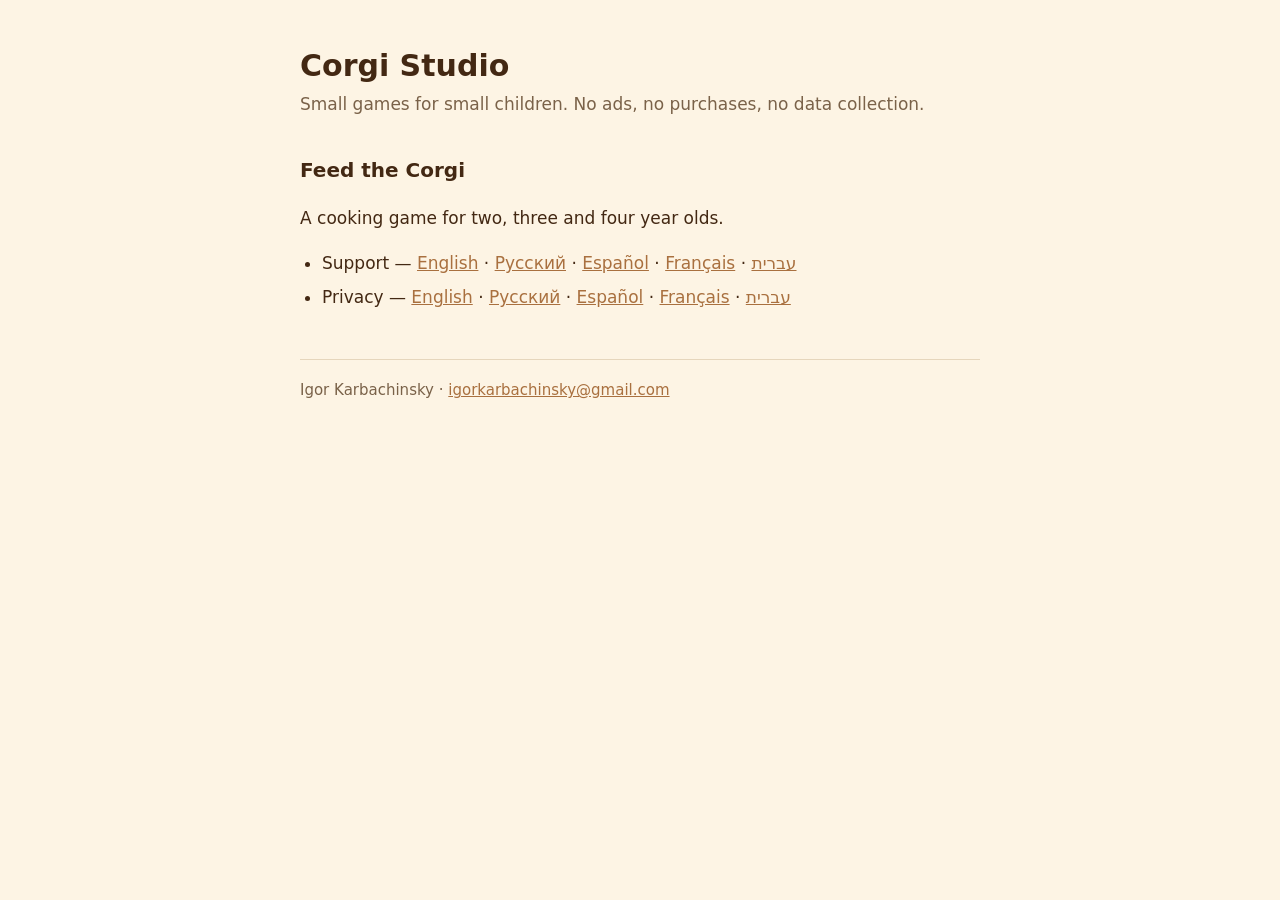
<file: index.html>
<!DOCTYPE html>
<html lang="en">
<head>
<meta charset="utf-8">
<meta name="viewport" content="width=device-width, initial-scale=1">
<title>Corgi Studio</title>
<link rel="stylesheet" href="style.css">
</head>
<body>
<main>
<h1>Corgi Studio</h1>
<p class="sub">Small games for small children. No ads, no purchases, no data collection.</p>

<h2>Feed the Corgi</h2>
<p>A cooking game for two, three and four year olds.</p>
<ul>
  <li>Support — <a href="feed-the-corgi/support.html">English</a> · <a href="feed-the-corgi/support.ru.html">Русский</a> · <a href="feed-the-corgi/support.es.html">Español</a> · <a href="feed-the-corgi/support.fr.html">Français</a> · <a href="feed-the-corgi/support.he.html">עברית</a></li>
  <li>Privacy — <a href="feed-the-corgi/privacy.html">English</a> · <a href="feed-the-corgi/privacy.ru.html">Русский</a> · <a href="feed-the-corgi/privacy.es.html">Español</a> · <a href="feed-the-corgi/privacy.fr.html">Français</a> · <a href="feed-the-corgi/privacy.he.html">עברית</a></li>
</ul>

<footer>Igor Karbachinsky · <a href="mailto:igorkarbachinsky@gmail.com">igorkarbachinsky@gmail.com</a></footer>
</main>
</body>
</html>
</file>
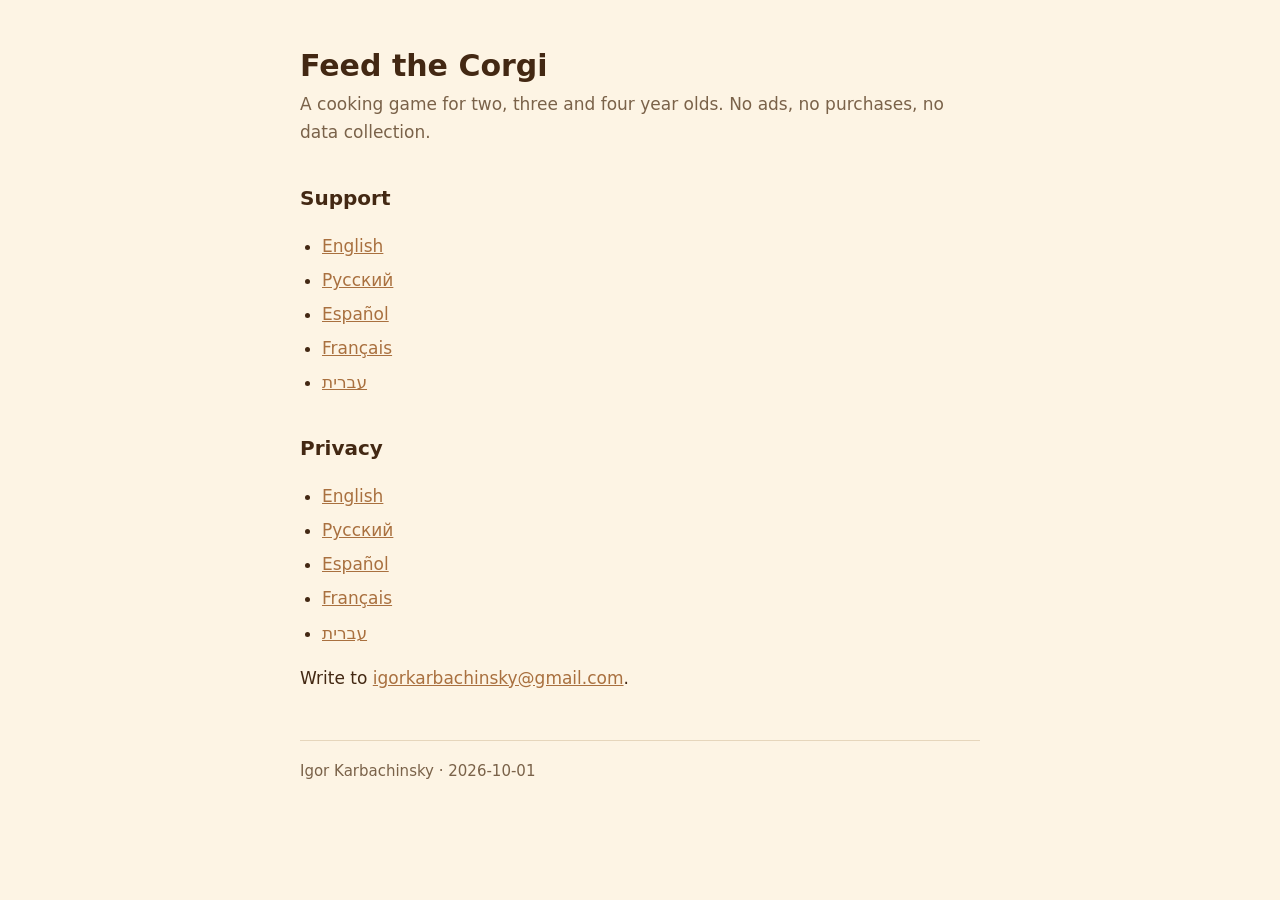
<file: feed-the-corgi/index.html>
<!DOCTYPE html>
<html lang="en">
<head>
<meta charset="utf-8">
<meta name="viewport" content="width=device-width, initial-scale=1">
<title>Feed the Corgi</title>
<link rel="stylesheet" href="style.css">
</head>
<body>
<main>
<h1>Feed the Corgi</h1>
<p class="sub">A cooking game for two, three and four year olds. No ads, no purchases, no data collection.</p>

<h2>Support</h2>
<ul>
  <li><a href="support.html">English</a></li>
  <li><a href="support.ru.html">Русский</a></li>
  <li><a href="support.es.html">Español</a></li>
  <li><a href="support.fr.html">Français</a></li>
  <li><a href="support.he.html">עברית</a></li>
</ul>

<h2>Privacy</h2>
<ul>
  <li><a href="privacy.html">English</a></li>
  <li><a href="privacy.ru.html">Русский</a></li>
  <li><a href="privacy.es.html">Español</a></li>
  <li><a href="privacy.fr.html">Français</a></li>
  <li><a href="privacy.he.html">עברית</a></li>
</ul>

<p>Write to <a href="mailto:igorkarbachinsky@gmail.com">igorkarbachinsky@gmail.com</a>.</p>

<footer>Igor Karbachinsky · 2026-10-01</footer>
</main>
</body>
</html>
</file>
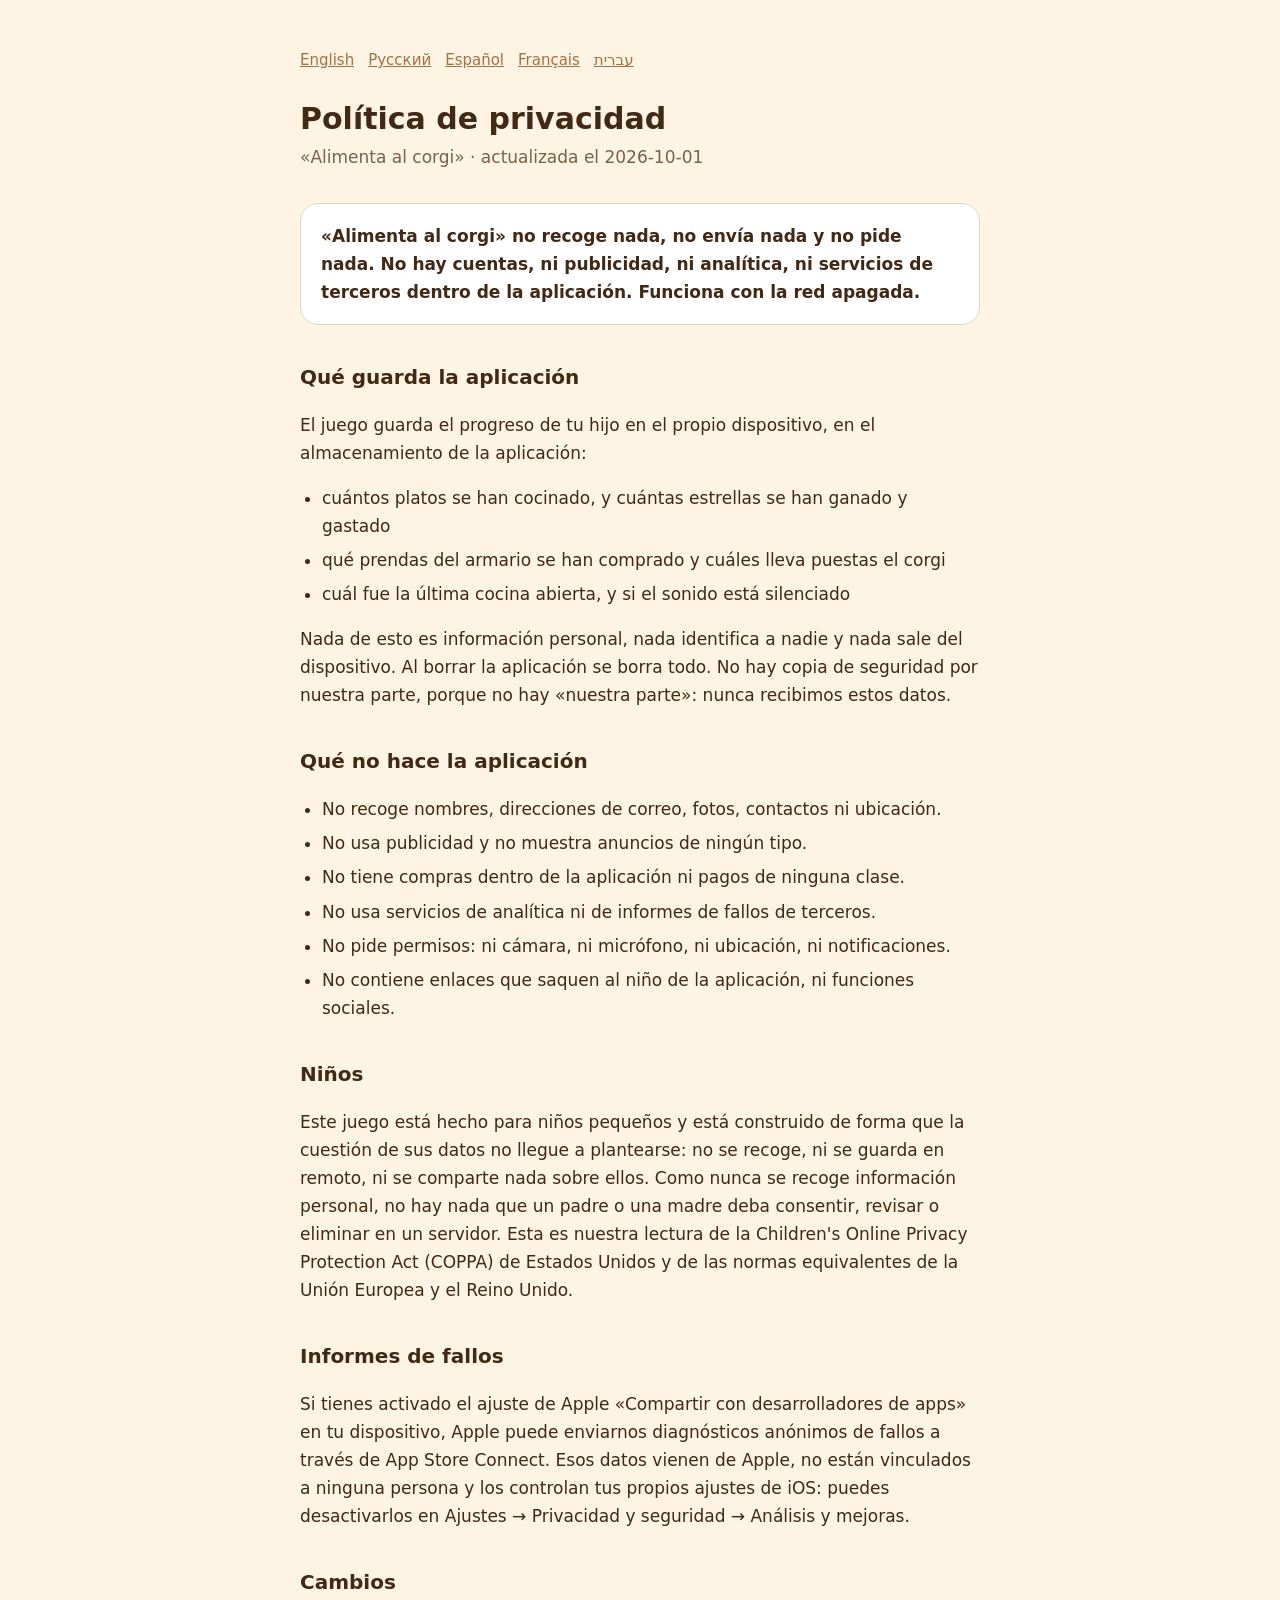
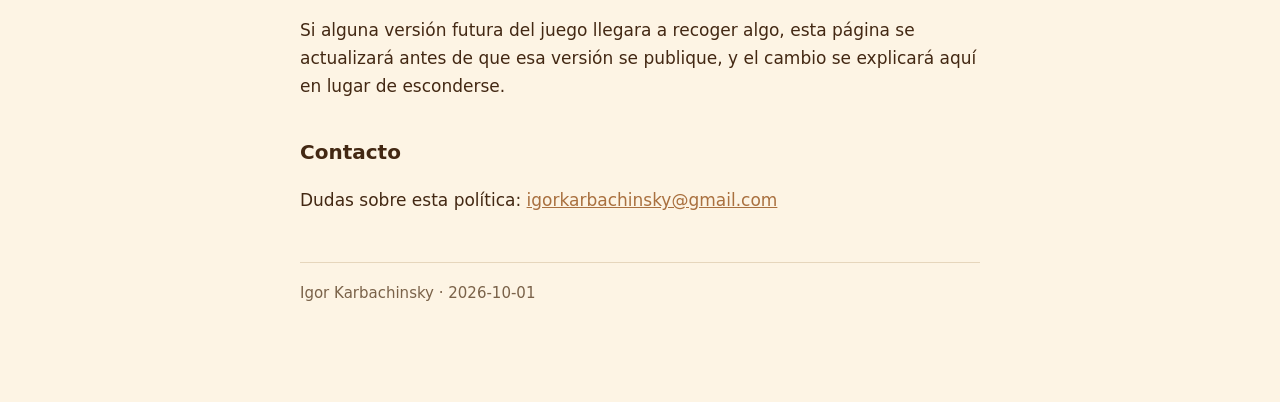
<file: feed-the-corgi/privacy.es.html>
<!DOCTYPE html>
<html lang="es">
<head>
<meta charset="utf-8">
<meta name="viewport" content="width=device-width, initial-scale=1">
<title>Política de privacidad — Alimenta al corgi</title>
<link rel="stylesheet" href="style.css">
</head>
<body>
<main>
<nav><a href="privacy.html">English</a><a href="privacy.ru.html">Русский</a><a href="privacy.es.html">Español</a><a href="privacy.fr.html">Français</a><a href="privacy.he.html">עברית</a></nav>

<h1>Política de privacidad</h1>
<p class="sub">«Alimenta al corgi» · actualizada el 2026-10-01</p>

<p class="lede">«Alimenta al corgi» no recoge nada, no envía nada y no pide nada. No hay cuentas, ni publicidad, ni analítica, ni servicios de terceros dentro de la aplicación. Funciona con la red apagada.</p>

<h2>Qué guarda la aplicación</h2>
<p>El juego guarda el progreso de tu hijo en el propio dispositivo, en el almacenamiento de la aplicación:</p>
<ul>
  <li>cuántos platos se han cocinado, y cuántas estrellas se han ganado y gastado</li>
  <li>qué prendas del armario se han comprado y cuáles lleva puestas el corgi</li>
  <li>cuál fue la última cocina abierta, y si el sonido está silenciado</li>
</ul>
<p>Nada de esto es información personal, nada identifica a nadie y nada sale del dispositivo. Al borrar la aplicación se borra todo. No hay copia de seguridad por nuestra parte, porque no hay «nuestra parte»: nunca recibimos estos datos.</p>

<h2>Qué no hace la aplicación</h2>
<ul>
  <li>No recoge nombres, direcciones de correo, fotos, contactos ni ubicación.</li>
  <li>No usa publicidad y no muestra anuncios de ningún tipo.</li>
  <li>No tiene compras dentro de la aplicación ni pagos de ninguna clase.</li>
  <li>No usa servicios de analítica ni de informes de fallos de terceros.</li>
  <li>No pide permisos: ni cámara, ni micrófono, ni ubicación, ni notificaciones.</li>
  <li>No contiene enlaces que saquen al niño de la aplicación, ni funciones sociales.</li>
</ul>

<h2>Niños</h2>
<p>Este juego está hecho para niños pequeños y está construido de forma que la cuestión de sus datos no llegue a plantearse: no se recoge, ni se guarda en remoto, ni se comparte nada sobre ellos. Como nunca se recoge información personal, no hay nada que un padre o una madre deba consentir, revisar o eliminar en un servidor. Esta es nuestra lectura de la Children's Online Privacy Protection Act (COPPA) de Estados Unidos y de las normas equivalentes de la Unión Europea y el Reino Unido.</p>

<h2>Informes de fallos</h2>
<p>Si tienes activado el ajuste de Apple «Compartir con desarrolladores de apps» en tu dispositivo, Apple puede enviarnos diagnósticos anónimos de fallos a través de App Store Connect. Esos datos vienen de Apple, no están vinculados a ninguna persona y los controlan tus propios ajustes de iOS: puedes desactivarlos en Ajustes → Privacidad y seguridad → Análisis y mejoras.</p>

<h2>Cambios</h2>
<p>Si alguna versión futura del juego llegara a recoger algo, esta página se actualizará antes de que esa versión se publique, y el cambio se explicará aquí en lugar de esconderse.</p>

<h2>Contacto</h2>
<p>Dudas sobre esta política: <a href="mailto:igorkarbachinsky@gmail.com">igorkarbachinsky@gmail.com</a></p>

<footer>Igor Karbachinsky · 2026-10-01</footer>
</main>
</body>
</html>
</file>
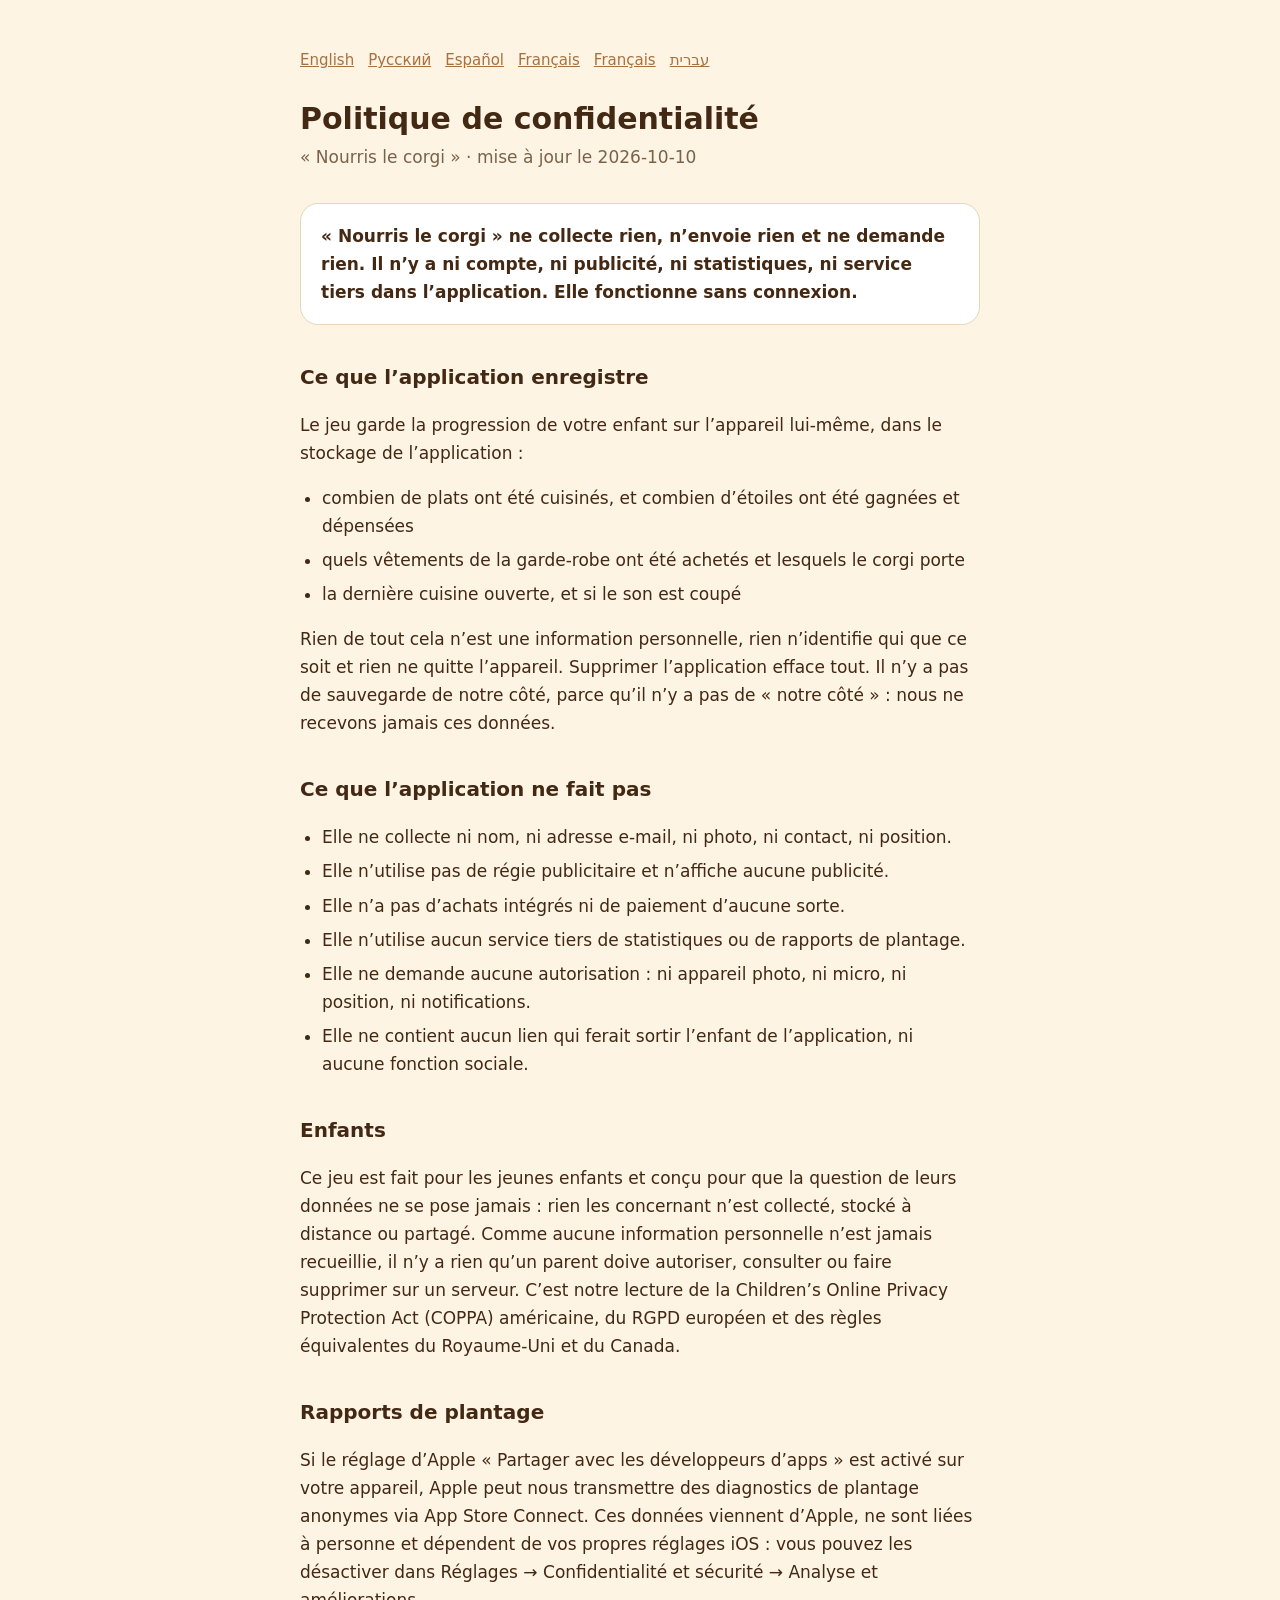
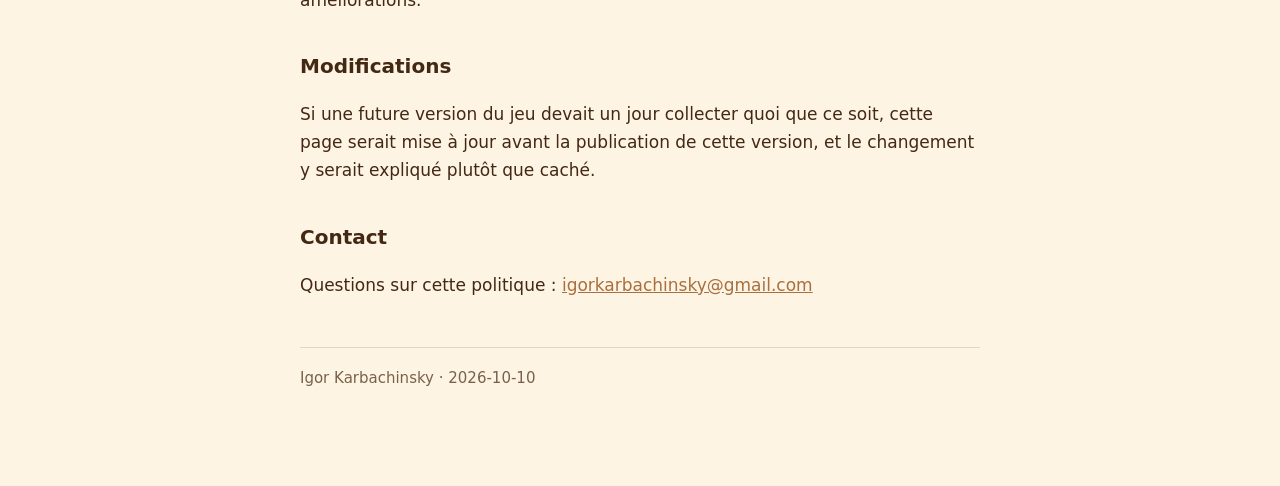
<file: feed-the-corgi/privacy.fr.html>
<!DOCTYPE html>
<html lang="fr">
<head>
<meta charset="utf-8">
<meta name="viewport" content="width=device-width, initial-scale=1">
<title>Politique de confidentialité — Nourris le corgi</title>
<link rel="stylesheet" href="style.css">
</head>
<body>
<main>
<nav><a href="privacy.html">English</a><a href="privacy.ru.html">Русский</a><a href="privacy.es.html">Español</a><a href="privacy.fr.html">Français</a><a href="privacy.fr.html">Français</a><a href="privacy.he.html">עברית</a></nav>

<h1>Politique de confidentialité</h1>
<p class="sub">« Nourris le corgi » · mise à jour le 2026-10-10</p>

<p class="lede">« Nourris le corgi » ne collecte rien, n’envoie rien et ne demande rien. Il n’y a ni compte, ni publicité, ni statistiques, ni service tiers dans l’application. Elle fonctionne sans connexion.</p>

<h2>Ce que l’application enregistre</h2>
<p>Le jeu garde la progression de votre enfant sur l’appareil lui-même, dans le stockage de l’application :</p>
<ul>
  <li>combien de plats ont été cuisinés, et combien d’étoiles ont été gagnées et dépensées</li>
  <li>quels vêtements de la garde-robe ont été achetés et lesquels le corgi porte</li>
  <li>la dernière cuisine ouverte, et si le son est coupé</li>
</ul>
<p>Rien de tout cela n’est une information personnelle, rien n’identifie qui que ce soit et rien ne quitte l’appareil. Supprimer l’application efface tout. Il n’y a pas de sauvegarde de notre côté, parce qu’il n’y a pas de « notre côté » : nous ne recevons jamais ces données.</p>

<h2>Ce que l’application ne fait pas</h2>
<ul>
  <li>Elle ne collecte ni nom, ni adresse e-mail, ni photo, ni contact, ni position.</li>
  <li>Elle n’utilise pas de régie publicitaire et n’affiche aucune publicité.</li>
  <li>Elle n’a pas d’achats intégrés ni de paiement d’aucune sorte.</li>
  <li>Elle n’utilise aucun service tiers de statistiques ou de rapports de plantage.</li>
  <li>Elle ne demande aucune autorisation : ni appareil photo, ni micro, ni position, ni notifications.</li>
  <li>Elle ne contient aucun lien qui ferait sortir l’enfant de l’application, ni aucune fonction sociale.</li>
</ul>

<h2>Enfants</h2>
<p>Ce jeu est fait pour les jeunes enfants et conçu pour que la question de leurs données ne se pose jamais : rien les concernant n’est collecté, stocké à distance ou partagé. Comme aucune information personnelle n’est jamais recueillie, il n’y a rien qu’un parent doive autoriser, consulter ou faire supprimer sur un serveur. C’est notre lecture de la Children’s Online Privacy Protection Act (COPPA) américaine, du RGPD européen et des règles équivalentes du Royaume-Uni et du Canada.</p>

<h2>Rapports de plantage</h2>
<p>Si le réglage d’Apple « Partager avec les développeurs d’apps » est activé sur votre appareil, Apple peut nous transmettre des diagnostics de plantage anonymes via App Store Connect. Ces données viennent d’Apple, ne sont liées à personne et dépendent de vos propres réglages iOS : vous pouvez les désactiver dans Réglages → Confidentialité et sécurité → Analyse et améliorations.</p>

<h2>Modifications</h2>
<p>Si une future version du jeu devait un jour collecter quoi que ce soit, cette page serait mise à jour avant la publication de cette version, et le changement y serait expliqué plutôt que caché.</p>

<h2>Contact</h2>
<p>Questions sur cette politique : <a href="mailto:igorkarbachinsky@gmail.com">igorkarbachinsky@gmail.com</a></p>

<footer>Igor Karbachinsky · 2026-10-10</footer>
</main>
</body>
</html>
</file>
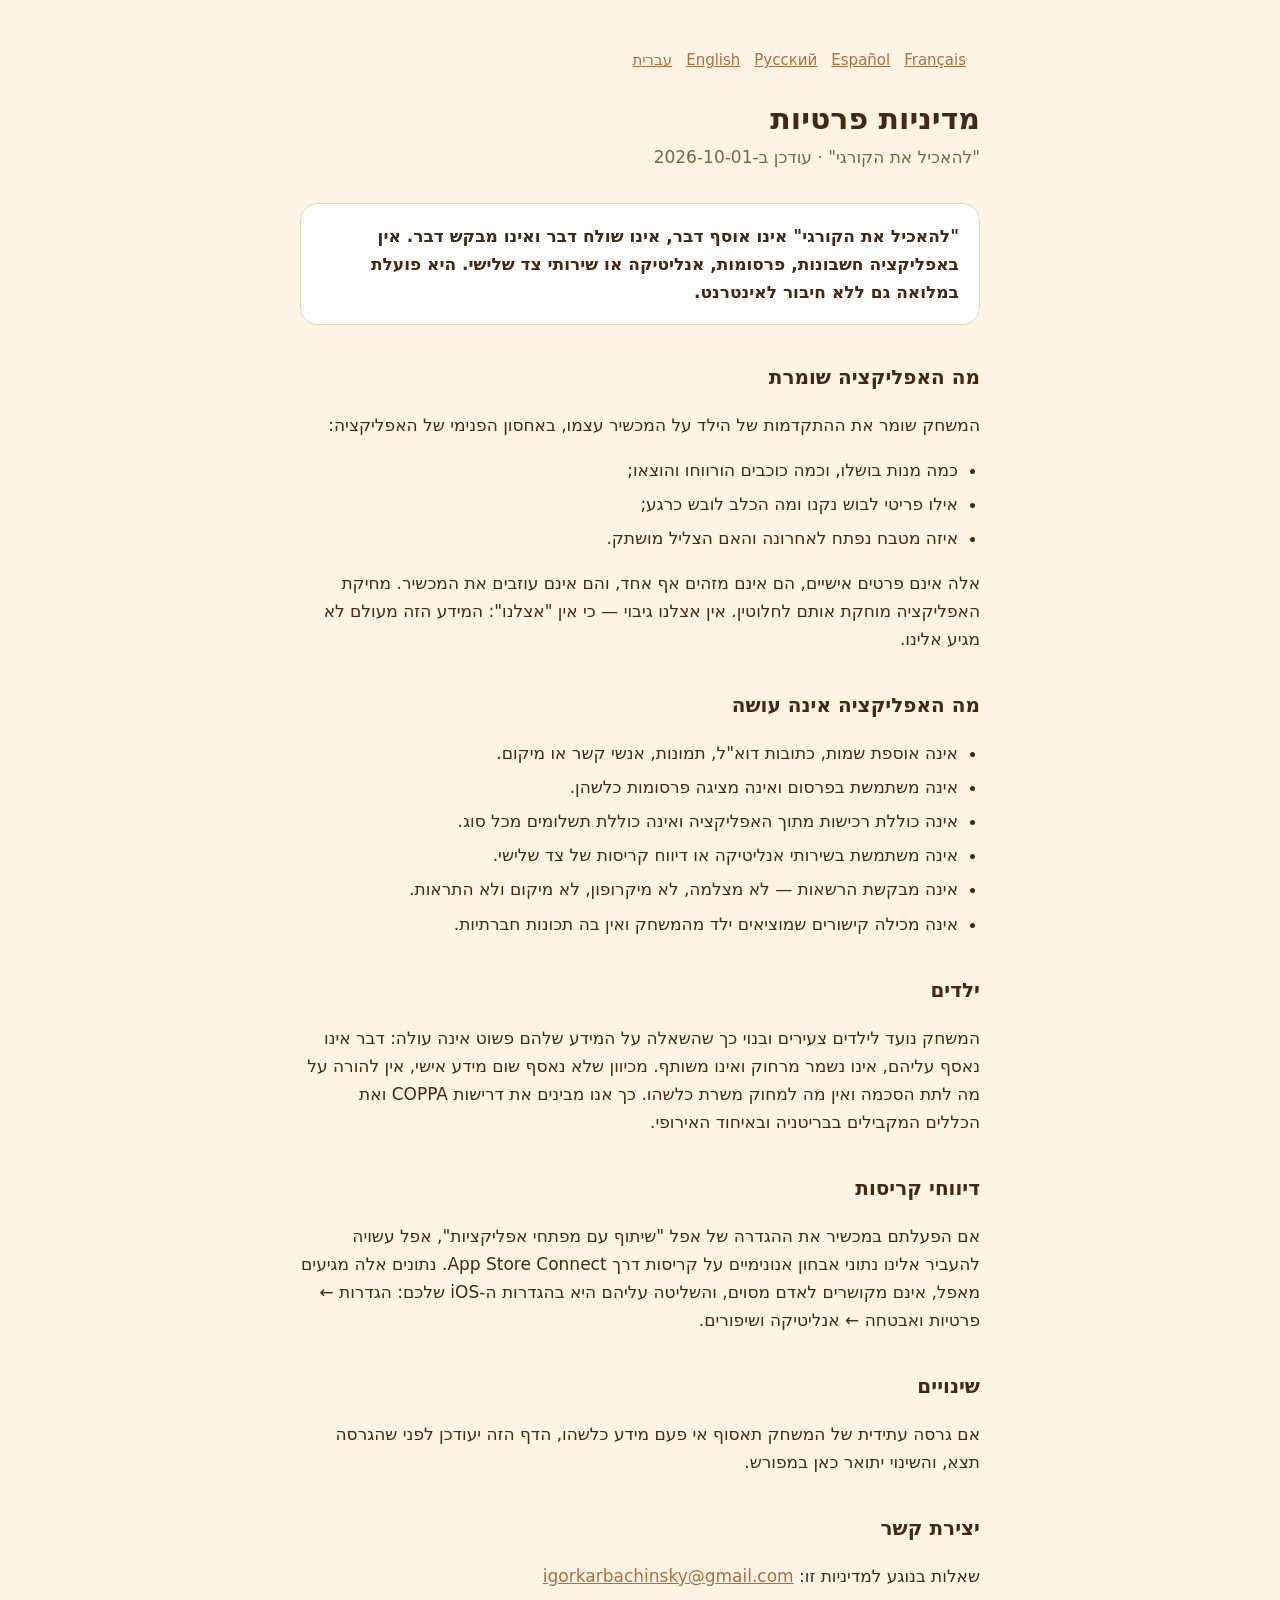
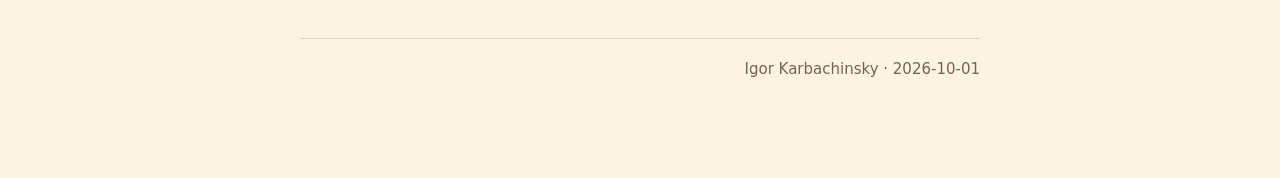
<file: feed-the-corgi/privacy.he.html>
<!DOCTYPE html>
<html lang="he" dir="rtl">
<head>
<meta charset="utf-8">
<meta name="viewport" content="width=device-width, initial-scale=1">
<title>מדיניות פרטיות — להאכיל את הקורגי</title>
<link rel="stylesheet" href="style.css">
</head>
<body dir="rtl">
<main>
<nav><a href="privacy.html">English</a><a href="privacy.ru.html">Русский</a><a href="privacy.es.html">Español</a><a href="privacy.fr.html">Français</a><a href="privacy.he.html">עברית</a></nav>

<h1>מדיניות פרטיות</h1>
<p class="sub">"להאכיל את הקורגי" · עודכן ב-2026-10-01</p>

<p class="lede">"להאכיל את הקורגי" אינו אוסף דבר, אינו שולח דבר ואינו מבקש דבר. אין באפליקציה חשבונות, פרסומות, אנליטיקה או שירותי צד שלישי. היא פועלת במלואה גם ללא חיבור לאינטרנט.</p>

<h2>מה האפליקציה שומרת</h2>
<p>המשחק שומר את ההתקדמות של הילד על המכשיר עצמו, באחסון הפנימי של האפליקציה:</p>
<ul>
  <li>כמה מנות בושלו, וכמה כוכבים הורווחו והוצאו;</li>
  <li>אילו פריטי לבוש נקנו ומה הכלב לובש כרגע;</li>
  <li>איזה מטבח נפתח לאחרונה והאם הצליל מושתק.</li>
</ul>
<p>אלה אינם פרטים אישיים, הם אינם מזהים אף אחד, והם אינם עוזבים את המכשיר. מחיקת האפליקציה מוחקת אותם לחלוטין. אין אצלנו גיבוי — כי אין "אצלנו": המידע הזה מעולם לא מגיע אלינו.</p>

<h2>מה האפליקציה אינה עושה</h2>
<ul>
  <li>אינה אוספת שמות, כתובות דוא"ל, תמונות, אנשי קשר או מיקום.</li>
  <li>אינה משתמשת בפרסום ואינה מציגה פרסומות כלשהן.</li>
  <li>אינה כוללת רכישות מתוך האפליקציה ואינה כוללת תשלומים מכל סוג.</li>
  <li>אינה משתמשת בשירותי אנליטיקה או דיווח קריסות של צד שלישי.</li>
  <li>אינה מבקשת הרשאות — לא מצלמה, לא מיקרופון, לא מיקום ולא התראות.</li>
  <li>אינה מכילה קישורים שמוציאים ילד מהמשחק ואין בה תכונות חברתיות.</li>
</ul>

<h2>ילדים</h2>
<p>המשחק נועד לילדים צעירים ובנוי כך שהשאלה על המידע שלהם פשוט אינה עולה: דבר אינו נאסף עליהם, אינו נשמר מרחוק ואינו משותף. מכיוון שלא נאסף שום מידע אישי, אין להורה על מה לתת הסכמה ואין מה למחוק משרת כלשהו. כך אנו מבינים את דרישות COPPA ואת הכללים המקבילים בבריטניה ובאיחוד האירופי.</p>

<h2>דיווחי קריסות</h2>
<p>אם הפעלתם במכשיר את ההגדרה של אפל "שיתוף עם מפתחי אפליקציות", אפל עשויה להעביר אלינו נתוני אבחון אנונימיים על קריסות דרך App Store Connect. נתונים אלה מגיעים מאפל, אינם מקושרים לאדם מסוים, והשליטה עליהם היא בהגדרות ה-iOS שלכם: הגדרות ← פרטיות ואבטחה ← אנליטיקה ושיפורים.</p>

<h2>שינויים</h2>
<p>אם גרסה עתידית של המשחק תאסוף אי פעם מידע כלשהו, הדף הזה יעודכן לפני שהגרסה תצא, והשינוי יתואר כאן במפורש.</p>

<h2>יצירת קשר</h2>
<p>שאלות בנוגע למדיניות זו: <a href="mailto:igorkarbachinsky@gmail.com">igorkarbachinsky@gmail.com</a></p>

<footer>Igor Karbachinsky · 2026-10-01</footer>
</main>
</body>
</html>
</file>
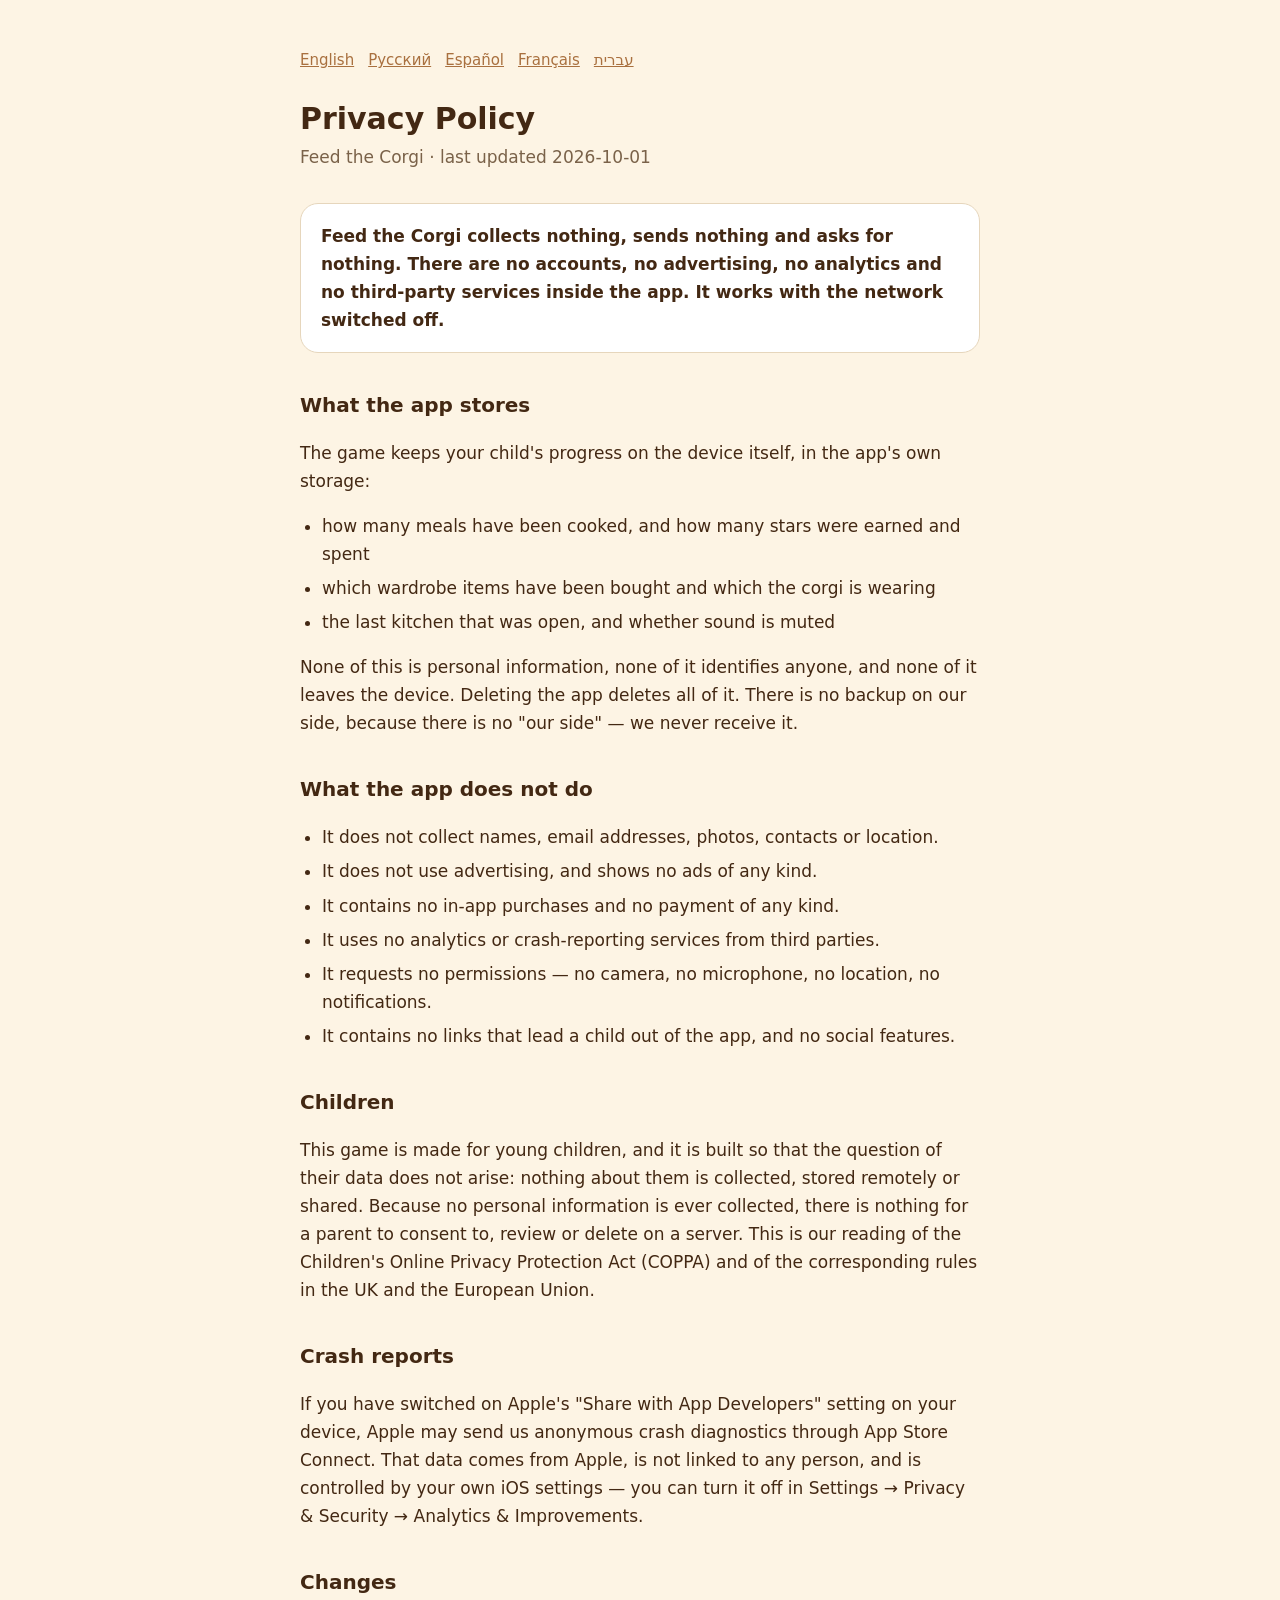
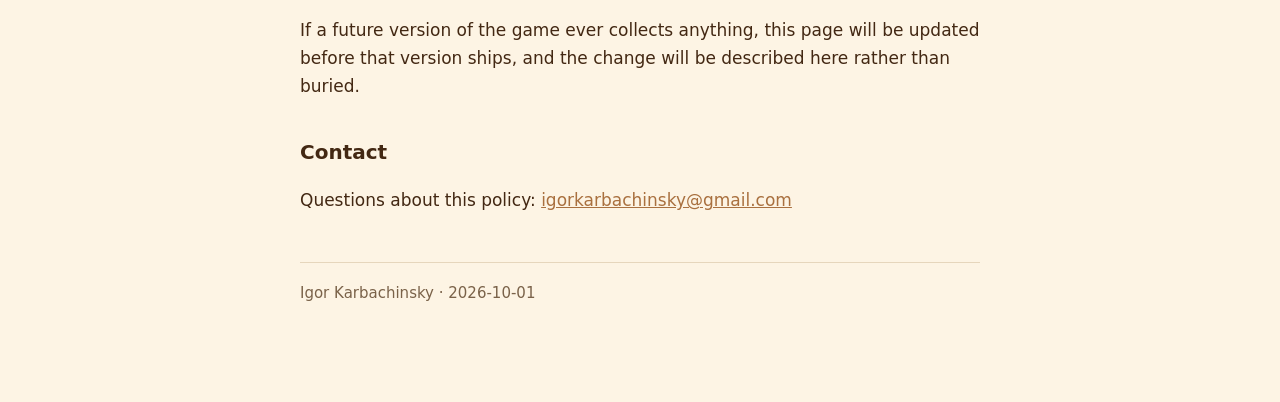
<file: feed-the-corgi/privacy.html>
<!DOCTYPE html>
<html lang="en">
<head>
<meta charset="utf-8">
<meta name="viewport" content="width=device-width, initial-scale=1">
<title>Privacy Policy — Feed the Corgi</title>
<link rel="stylesheet" href="style.css">
</head>
<body>
<main>
<nav><a href="privacy.html">English</a><a href="privacy.ru.html">Русский</a><a href="privacy.es.html">Español</a><a href="privacy.fr.html">Français</a><a href="privacy.he.html">עברית</a></nav>

<h1>Privacy Policy</h1>
<p class="sub">Feed the Corgi · last updated 2026-10-01</p>

<p class="lede">Feed the Corgi collects nothing, sends nothing and asks for nothing. There are no accounts, no advertising, no analytics and no third-party services inside the app. It works with the network switched off.</p>

<h2>What the app stores</h2>
<p>The game keeps your child's progress on the device itself, in the app's own storage:</p>
<ul>
  <li>how many meals have been cooked, and how many stars were earned and spent</li>
  <li>which wardrobe items have been bought and which the corgi is wearing</li>
  <li>the last kitchen that was open, and whether sound is muted</li>
</ul>
<p>None of this is personal information, none of it identifies anyone, and none of it leaves the device. Deleting the app deletes all of it. There is no backup on our side, because there is no "our side" — we never receive it.</p>

<h2>What the app does not do</h2>
<ul>
  <li>It does not collect names, email addresses, photos, contacts or location.</li>
  <li>It does not use advertising, and shows no ads of any kind.</li>
  <li>It contains no in-app purchases and no payment of any kind.</li>
  <li>It uses no analytics or crash-reporting services from third parties.</li>
  <li>It requests no permissions — no camera, no microphone, no location, no notifications.</li>
  <li>It contains no links that lead a child out of the app, and no social features.</li>
</ul>

<h2>Children</h2>
<p>This game is made for young children, and it is built so that the question of their data does not arise: nothing about them is collected, stored remotely or shared. Because no personal information is ever collected, there is nothing for a parent to consent to, review or delete on a server. This is our reading of the Children's Online Privacy Protection Act (COPPA) and of the corresponding rules in the UK and the European Union.</p>

<h2>Crash reports</h2>
<p>If you have switched on Apple's "Share with App Developers" setting on your device, Apple may send us anonymous crash diagnostics through App Store Connect. That data comes from Apple, is not linked to any person, and is controlled by your own iOS settings — you can turn it off in Settings → Privacy &amp; Security → Analytics &amp; Improvements.</p>

<h2>Changes</h2>
<p>If a future version of the game ever collects anything, this page will be updated before that version ships, and the change will be described here rather than buried.</p>

<h2>Contact</h2>
<p>Questions about this policy: <a href="mailto:igorkarbachinsky@gmail.com">igorkarbachinsky@gmail.com</a></p>

<footer>Igor Karbachinsky · 2026-10-01</footer>
</main>
</body>
</html>
</file>
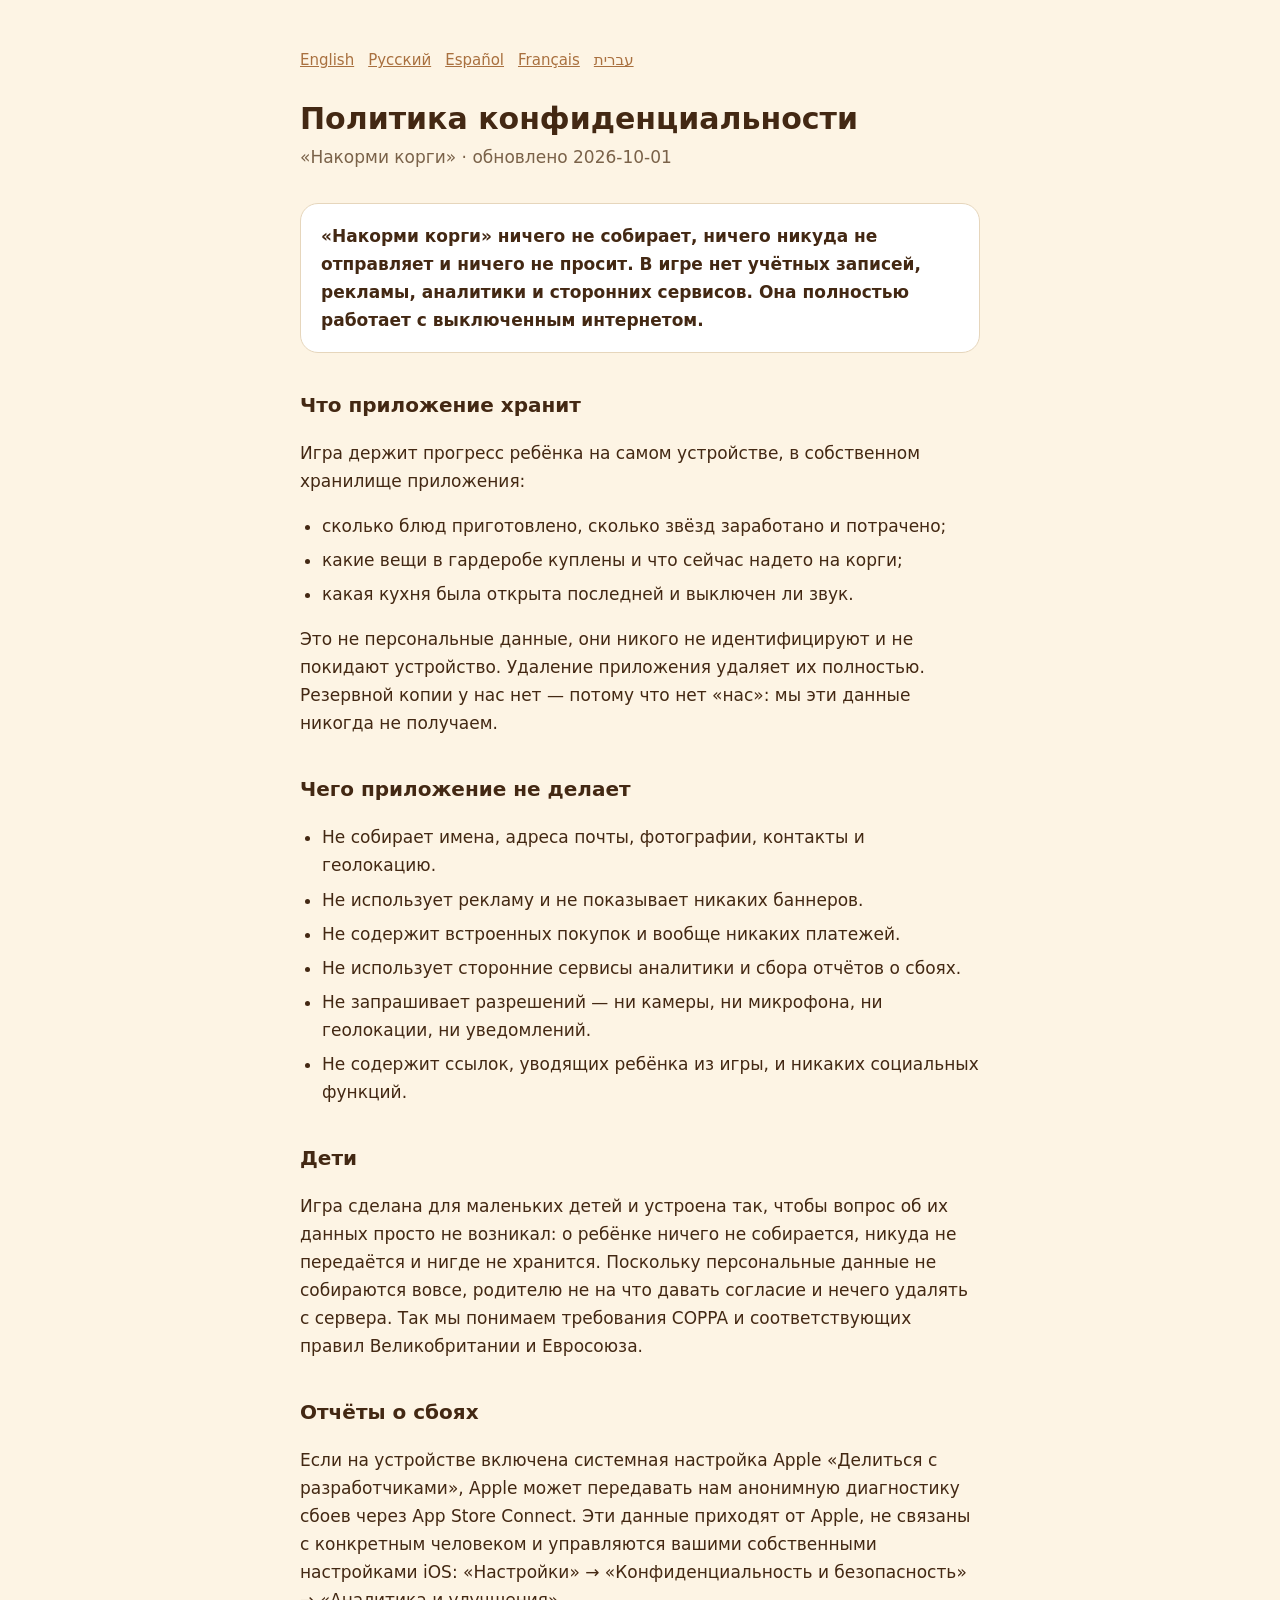
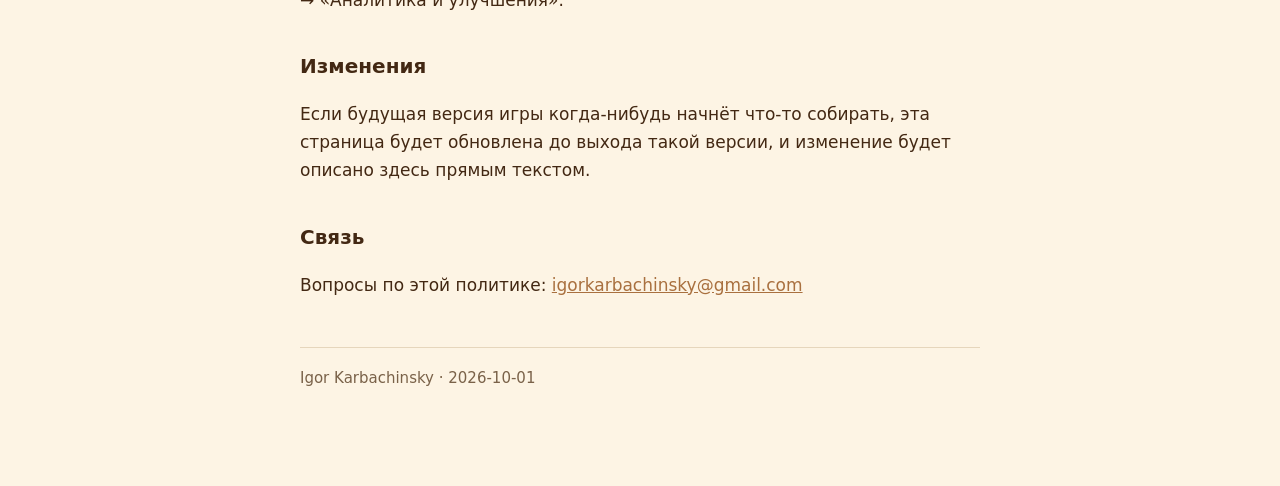
<file: feed-the-corgi/privacy.ru.html>
<!DOCTYPE html>
<html lang="ru">
<head>
<meta charset="utf-8">
<meta name="viewport" content="width=device-width, initial-scale=1">
<title>Политика конфиденциальности — Накорми корги</title>
<link rel="stylesheet" href="style.css">
</head>
<body>
<main>
<nav><a href="privacy.html">English</a><a href="privacy.ru.html">Русский</a><a href="privacy.es.html">Español</a><a href="privacy.fr.html">Français</a><a href="privacy.he.html">עברית</a></nav>

<h1>Политика конфиденциальности</h1>
<p class="sub">«Накорми корги» · обновлено 2026-10-01</p>

<p class="lede">«Накорми корги» ничего не собирает, ничего никуда не отправляет и ничего не просит. В игре нет учётных записей, рекламы, аналитики и сторонних сервисов. Она полностью работает с выключенным интернетом.</p>

<h2>Что приложение хранит</h2>
<p>Игра держит прогресс ребёнка на самом устройстве, в собственном хранилище приложения:</p>
<ul>
  <li>сколько блюд приготовлено, сколько звёзд заработано и потрачено;</li>
  <li>какие вещи в гардеробе куплены и что сейчас надето на корги;</li>
  <li>какая кухня была открыта последней и выключен ли звук.</li>
</ul>
<p>Это не персональные данные, они никого не идентифицируют и не покидают устройство. Удаление приложения удаляет их полностью. Резервной копии у нас нет — потому что нет «нас»: мы эти данные никогда не получаем.</p>

<h2>Чего приложение не делает</h2>
<ul>
  <li>Не собирает имена, адреса почты, фотографии, контакты и геолокацию.</li>
  <li>Не использует рекламу и не показывает никаких баннеров.</li>
  <li>Не содержит встроенных покупок и вообще никаких платежей.</li>
  <li>Не использует сторонние сервисы аналитики и сбора отчётов о сбоях.</li>
  <li>Не запрашивает разрешений — ни камеры, ни микрофона, ни геолокации, ни уведомлений.</li>
  <li>Не содержит ссылок, уводящих ребёнка из игры, и никаких социальных функций.</li>
</ul>

<h2>Дети</h2>
<p>Игра сделана для маленьких детей и устроена так, чтобы вопрос об их данных просто не возникал: о ребёнке ничего не собирается, никуда не передаётся и нигде не хранится. Поскольку персональные данные не собираются вовсе, родителю не на что давать согласие и нечего удалять с сервера. Так мы понимаем требования COPPA и соответствующих правил Великобритании и Евросоюза.</p>

<h2>Отчёты о сбоях</h2>
<p>Если на устройстве включена системная настройка Apple «Делиться с разработчиками», Apple может передавать нам анонимную диагностику сбоев через App Store Connect. Эти данные приходят от Apple, не связаны с конкретным человеком и управляются вашими собственными настройками iOS: «Настройки» → «Конфиденциальность и безопасность» → «Аналитика и улучшения».</p>

<h2>Изменения</h2>
<p>Если будущая версия игры когда-нибудь начнёт что-то собирать, эта страница будет обновлена до выхода такой версии, и изменение будет описано здесь прямым текстом.</p>

<h2>Связь</h2>
<p>Вопросы по этой политике: <a href="mailto:igorkarbachinsky@gmail.com">igorkarbachinsky@gmail.com</a></p>

<footer>Igor Karbachinsky · 2026-10-01</footer>
</main>
</body>
</html>
</file>
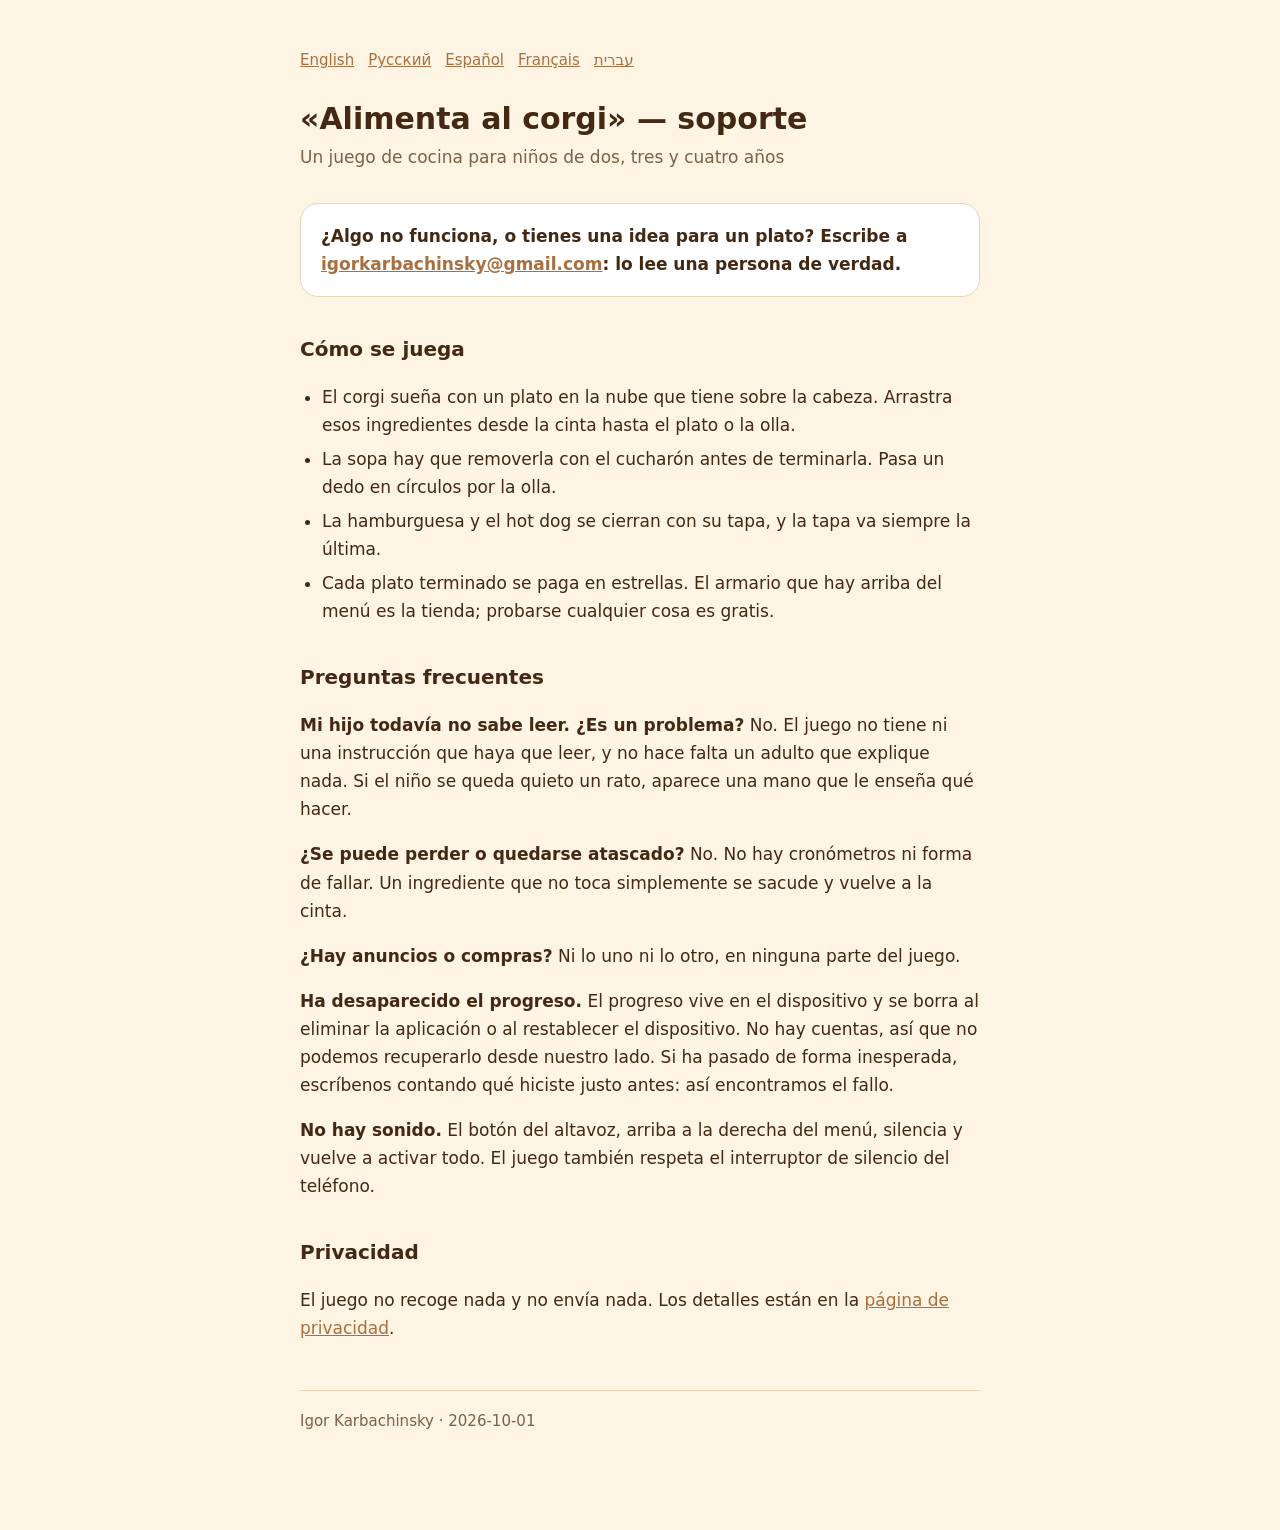
<file: feed-the-corgi/support.es.html>
<!DOCTYPE html>
<html lang="es">
<head>
<meta charset="utf-8">
<meta name="viewport" content="width=device-width, initial-scale=1">
<title>Soporte — Alimenta al corgi</title>
<link rel="stylesheet" href="style.css">
</head>
<body>
<main>
<nav><a href="support.html">English</a><a href="support.ru.html">Русский</a><a href="support.es.html">Español</a><a href="support.fr.html">Français</a><a href="support.he.html">עברית</a></nav>

<h1>«Alimenta al corgi» — soporte</h1>
<p class="sub">Un juego de cocina para niños de dos, tres y cuatro años</p>

<p class="lede">¿Algo no funciona, o tienes una idea para un plato? Escribe a <a href="mailto:igorkarbachinsky@gmail.com">igorkarbachinsky@gmail.com</a>: lo lee una persona de verdad.</p>

<h2>Cómo se juega</h2>
<ul>
  <li>El corgi sueña con un plato en la nube que tiene sobre la cabeza. Arrastra esos ingredientes desde la cinta hasta el plato o la olla.</li>
  <li>La sopa hay que removerla con el cucharón antes de terminarla. Pasa un dedo en círculos por la olla.</li>
  <li>La hamburguesa y el hot dog se cierran con su tapa, y la tapa va siempre la última.</li>
  <li>Cada plato terminado se paga en estrellas. El armario que hay arriba del menú es la tienda; probarse cualquier cosa es gratis.</li>
</ul>

<h2>Preguntas frecuentes</h2>
<p><strong>Mi hijo todavía no sabe leer. ¿Es un problema?</strong> No. El juego no tiene ni una instrucción que haya que leer, y no hace falta un adulto que explique nada. Si el niño se queda quieto un rato, aparece una mano que le enseña qué hacer.</p>
<p><strong>¿Se puede perder o quedarse atascado?</strong> No. No hay cronómetros ni forma de fallar. Un ingrediente que no toca simplemente se sacude y vuelve a la cinta.</p>
<p><strong>¿Hay anuncios o compras?</strong> Ni lo uno ni lo otro, en ninguna parte del juego.</p>
<p><strong>Ha desaparecido el progreso.</strong> El progreso vive en el dispositivo y se borra al eliminar la aplicación o al restablecer el dispositivo. No hay cuentas, así que no podemos recuperarlo desde nuestro lado. Si ha pasado de forma inesperada, escríbenos contando qué hiciste justo antes: así encontramos el fallo.</p>
<p><strong>No hay sonido.</strong> El botón del altavoz, arriba a la derecha del menú, silencia y vuelve a activar todo. El juego también respeta el interruptor de silencio del teléfono.</p>

<h2>Privacidad</h2>
<p>El juego no recoge nada y no envía nada. Los detalles están en la <a href="privacy.es.html">página de privacidad</a>.</p>

<footer>Igor Karbachinsky · 2026-10-01</footer>
</main>
</body>
</html>
</file>
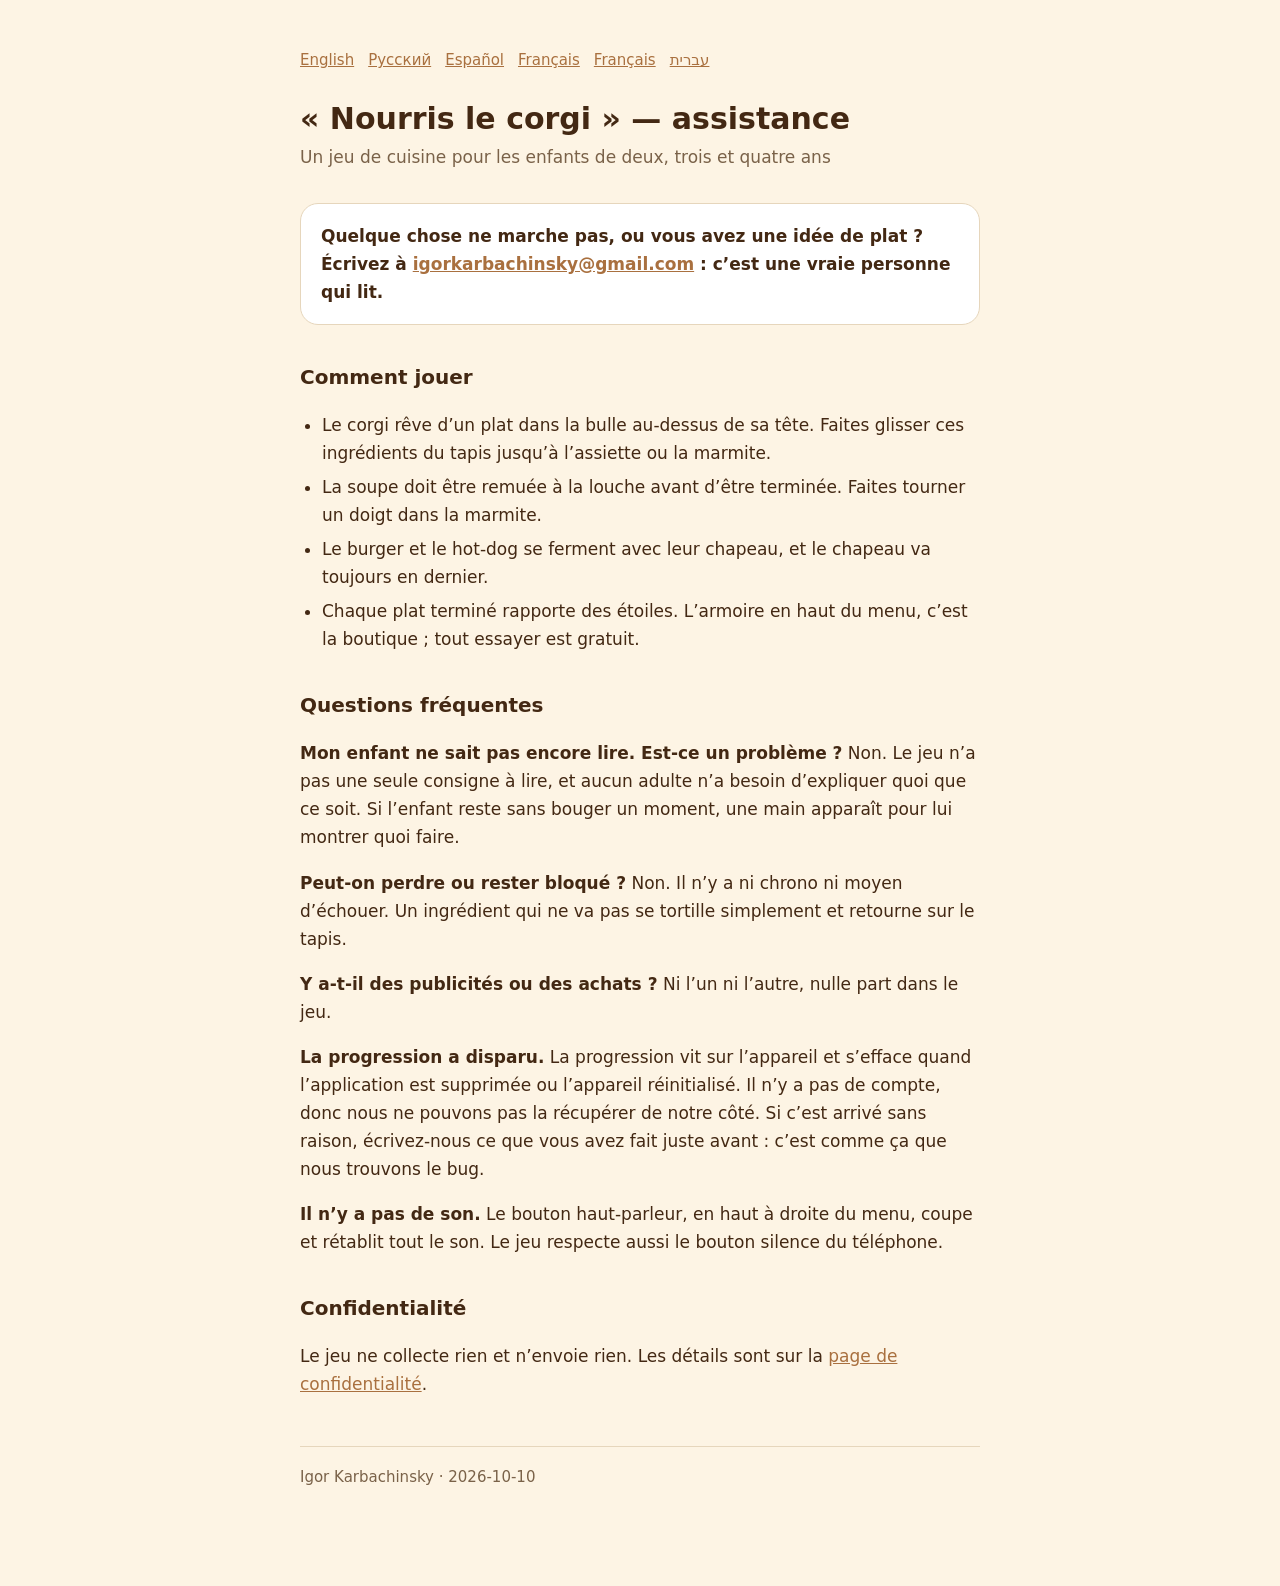
<file: feed-the-corgi/support.fr.html>
<!DOCTYPE html>
<html lang="fr">
<head>
<meta charset="utf-8">
<meta name="viewport" content="width=device-width, initial-scale=1">
<title>Assistance — Nourris le corgi</title>
<link rel="stylesheet" href="style.css">
</head>
<body>
<main>
<nav><a href="support.html">English</a><a href="support.ru.html">Русский</a><a href="support.es.html">Español</a><a href="support.fr.html">Français</a><a href="support.fr.html">Français</a><a href="support.he.html">עברית</a></nav>

<h1>« Nourris le corgi » — assistance</h1>
<p class="sub">Un jeu de cuisine pour les enfants de deux, trois et quatre ans</p>

<p class="lede">Quelque chose ne marche pas, ou vous avez une idée de plat ? Écrivez à <a href="mailto:igorkarbachinsky@gmail.com">igorkarbachinsky@gmail.com</a> : c’est une vraie personne qui lit.</p>

<h2>Comment jouer</h2>
<ul>
  <li>Le corgi rêve d’un plat dans la bulle au-dessus de sa tête. Faites glisser ces ingrédients du tapis jusqu’à l’assiette ou la marmite.</li>
  <li>La soupe doit être remuée à la louche avant d’être terminée. Faites tourner un doigt dans la marmite.</li>
  <li>Le burger et le hot-dog se ferment avec leur chapeau, et le chapeau va toujours en dernier.</li>
  <li>Chaque plat terminé rapporte des étoiles. L’armoire en haut du menu, c’est la boutique ; tout essayer est gratuit.</li>
</ul>

<h2>Questions fréquentes</h2>
<p><strong>Mon enfant ne sait pas encore lire. Est-ce un problème ?</strong> Non. Le jeu n’a pas une seule consigne à lire, et aucun adulte n’a besoin d’expliquer quoi que ce soit. Si l’enfant reste sans bouger un moment, une main apparaît pour lui montrer quoi faire.</p>
<p><strong>Peut-on perdre ou rester bloqué ?</strong> Non. Il n’y a ni chrono ni moyen d’échouer. Un ingrédient qui ne va pas se tortille simplement et retourne sur le tapis.</p>
<p><strong>Y a-t-il des publicités ou des achats ?</strong> Ni l’un ni l’autre, nulle part dans le jeu.</p>
<p><strong>La progression a disparu.</strong> La progression vit sur l’appareil et s’efface quand l’application est supprimée ou l’appareil réinitialisé. Il n’y a pas de compte, donc nous ne pouvons pas la récupérer de notre côté. Si c’est arrivé sans raison, écrivez-nous ce que vous avez fait juste avant : c’est comme ça que nous trouvons le bug.</p>
<p><strong>Il n’y a pas de son.</strong> Le bouton haut-parleur, en haut à droite du menu, coupe et rétablit tout le son. Le jeu respecte aussi le bouton silence du téléphone.</p>

<h2>Confidentialité</h2>
<p>Le jeu ne collecte rien et n’envoie rien. Les détails sont sur la <a href="privacy.fr.html">page de confidentialité</a>.</p>

<footer>Igor Karbachinsky · 2026-10-10</footer>
</main>
</body>
</html>
</file>
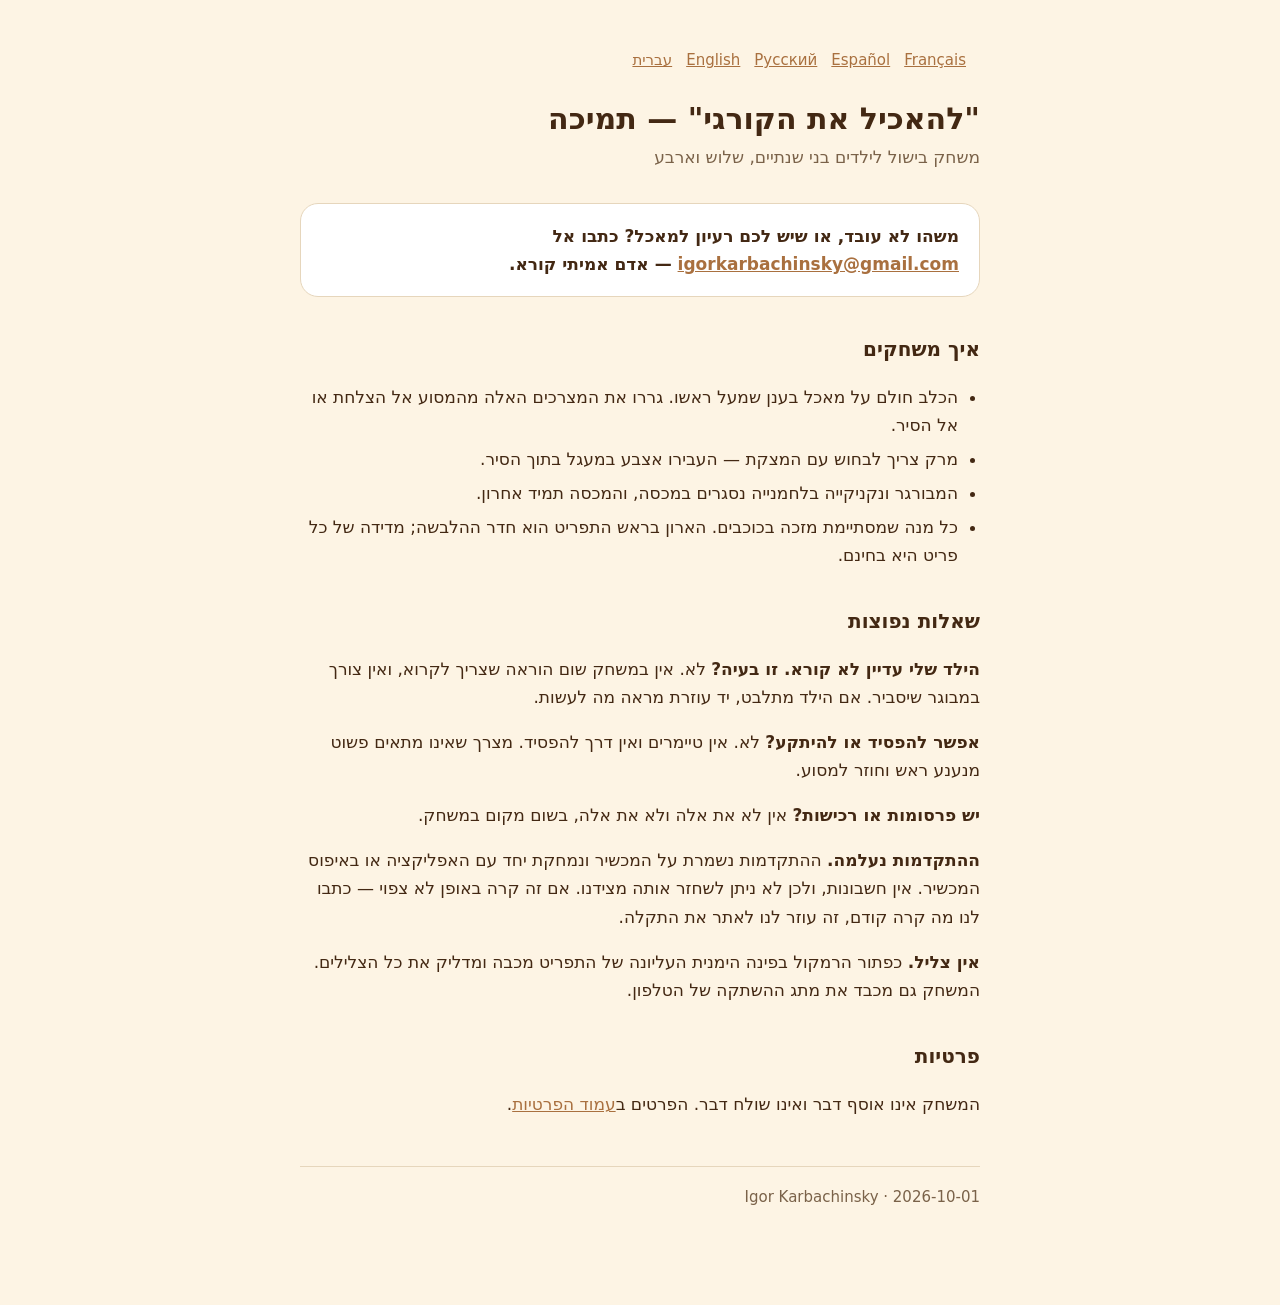
<file: feed-the-corgi/support.he.html>
<!DOCTYPE html>
<html lang="he" dir="rtl">
<head>
<meta charset="utf-8">
<meta name="viewport" content="width=device-width, initial-scale=1">
<title>תמיכה — להאכיל את הקורגי</title>
<link rel="stylesheet" href="style.css">
</head>
<body dir="rtl">
<main>
<nav><a href="support.html">English</a><a href="support.ru.html">Русский</a><a href="support.es.html">Español</a><a href="support.fr.html">Français</a><a href="support.he.html">עברית</a></nav>

<h1>"להאכיל את הקורגי" — תמיכה</h1>
<p class="sub">משחק בישול לילדים בני שנתיים, שלוש וארבע</p>

<p class="lede">משהו לא עובד, או שיש לכם רעיון למאכל? כתבו אל <a href="mailto:igorkarbachinsky@gmail.com">igorkarbachinsky@gmail.com</a> — אדם אמיתי קורא.</p>

<h2>איך משחקים</h2>
<ul>
  <li>הכלב חולם על מאכל בענן שמעל ראשו. גררו את המצרכים האלה מהמסוע אל הצלחת או אל הסיר.</li>
  <li>מרק צריך לבחוש עם המצקת — העבירו אצבע במעגל בתוך הסיר.</li>
  <li>המבורגר ונקניקייה בלחמנייה נסגרים במכסה, והמכסה תמיד אחרון.</li>
  <li>כל מנה שמסתיימת מזכה בכוכבים. הארון בראש התפריט הוא חדר ההלבשה; מדידה של כל פריט היא בחינם.</li>
</ul>

<h2>שאלות נפוצות</h2>
<p><strong>הילד שלי עדיין לא קורא. זו בעיה?</strong> לא. אין במשחק שום הוראה שצריך לקרוא, ואין צורך במבוגר שיסביר. אם הילד מתלבט, יד עוזרת מראה מה לעשות.</p>
<p><strong>אפשר להפסיד או להיתקע?</strong> לא. אין טיימרים ואין דרך להפסיד. מצרך שאינו מתאים פשוט מנענע ראש וחוזר למסוע.</p>
<p><strong>יש פרסומות או רכישות?</strong> אין לא את אלה ולא את אלה, בשום מקום במשחק.</p>
<p><strong>ההתקדמות נעלמה.</strong> ההתקדמות נשמרת על המכשיר ונמחקת יחד עם האפליקציה או באיפוס המכשיר. אין חשבונות, ולכן לא ניתן לשחזר אותה מצידנו. אם זה קרה באופן לא צפוי — כתבו לנו מה קרה קודם, זה עוזר לנו לאתר את התקלה.</p>
<p><strong>אין צליל.</strong> כפתור הרמקול בפינה הימנית העליונה של התפריט מכבה ומדליק את כל הצלילים. המשחק גם מכבד את מתג ההשתקה של הטלפון.</p>

<h2>פרטיות</h2>
<p>המשחק אינו אוסף דבר ואינו שולח דבר. הפרטים ב<a href="privacy.he.html">עמוד הפרטיות</a>.</p>

<footer>Igor Karbachinsky · 2026-10-01</footer>
</main>
</body>
</html>
</file>
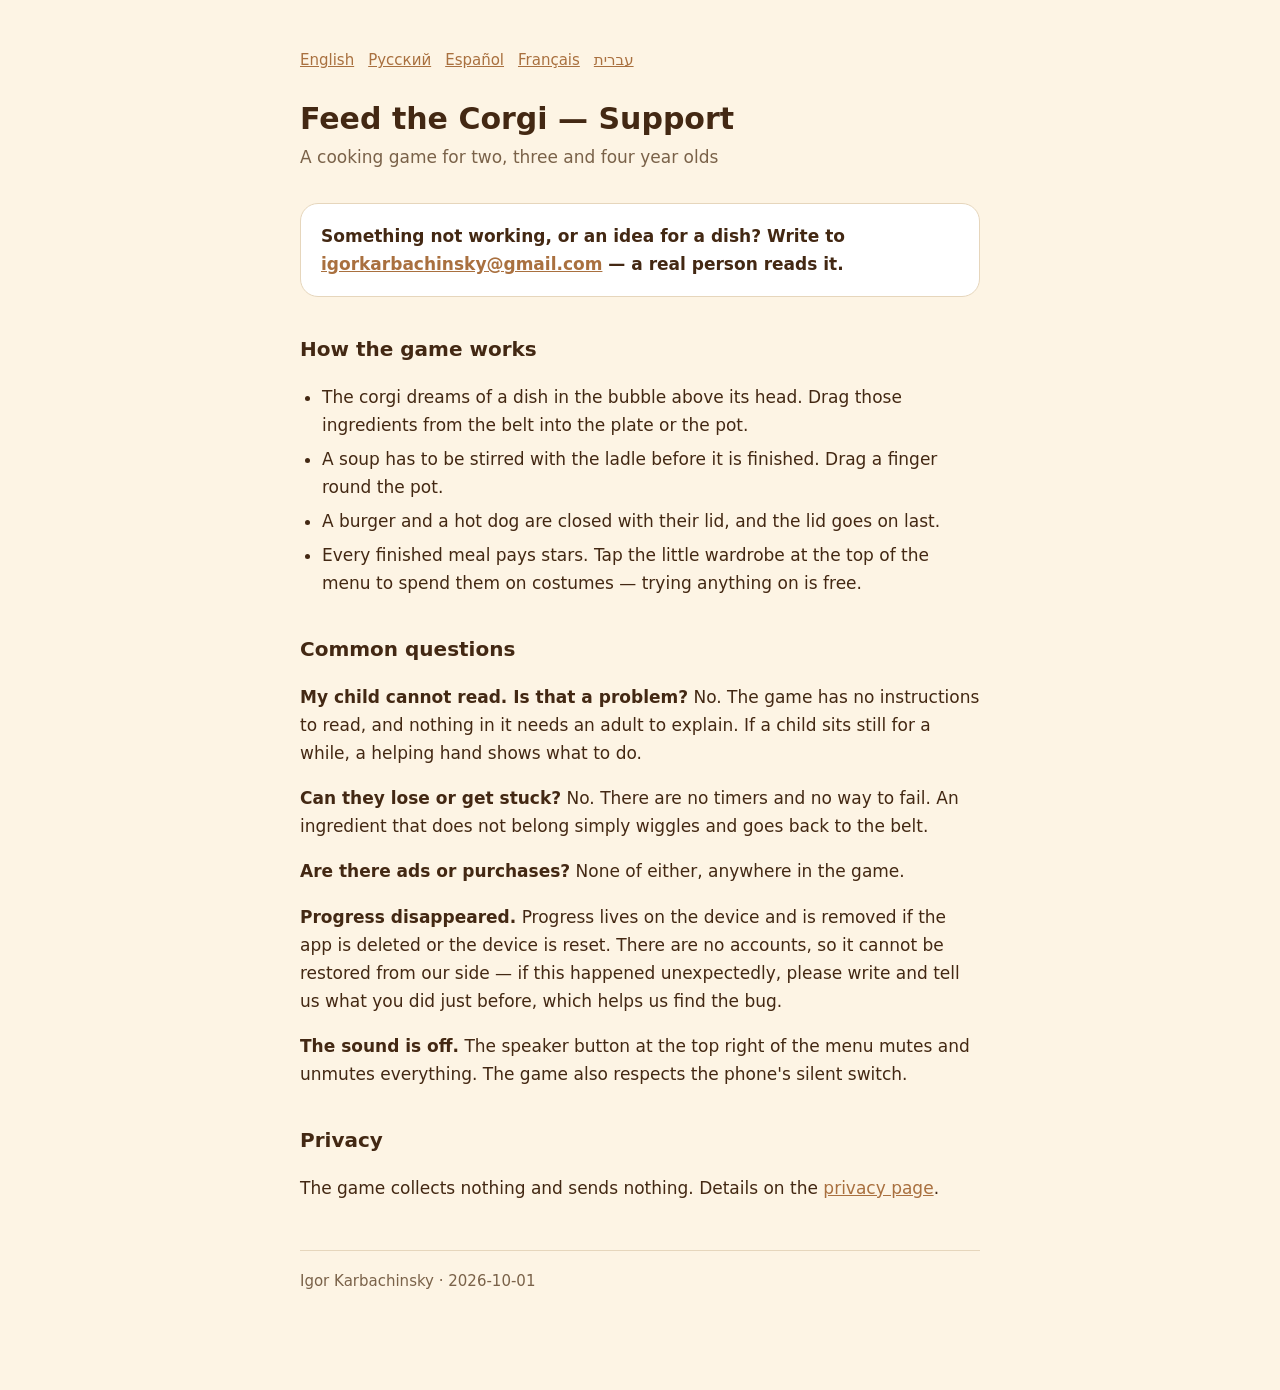
<file: feed-the-corgi/support.html>
<!DOCTYPE html>
<html lang="en">
<head>
<meta charset="utf-8">
<meta name="viewport" content="width=device-width, initial-scale=1">
<title>Support — Feed the Corgi</title>
<link rel="stylesheet" href="style.css">
</head>
<body>
<main>
<nav><a href="support.html">English</a><a href="support.ru.html">Русский</a><a href="support.es.html">Español</a><a href="support.fr.html">Français</a><a href="support.he.html">עברית</a></nav>

<h1>Feed the Corgi — Support</h1>
<p class="sub">A cooking game for two, three and four year olds</p>

<p class="lede">Something not working, or an idea for a dish? Write to <a href="mailto:igorkarbachinsky@gmail.com">igorkarbachinsky@gmail.com</a> — a real person reads it.</p>

<h2>How the game works</h2>
<ul>
  <li>The corgi dreams of a dish in the bubble above its head. Drag those ingredients from the belt into the plate or the pot.</li>
  <li>A soup has to be stirred with the ladle before it is finished. Drag a finger round the pot.</li>
  <li>A burger and a hot dog are closed with their lid, and the lid goes on last.</li>
  <li>Every finished meal pays stars. Tap the little wardrobe at the top of the menu to spend them on costumes — trying anything on is free.</li>
</ul>

<h2>Common questions</h2>
<p><strong>My child cannot read. Is that a problem?</strong> No. The game has no instructions to read, and nothing in it needs an adult to explain. If a child sits still for a while, a helping hand shows what to do.</p>
<p><strong>Can they lose or get stuck?</strong> No. There are no timers and no way to fail. An ingredient that does not belong simply wiggles and goes back to the belt.</p>
<p><strong>Are there ads or purchases?</strong> None of either, anywhere in the game.</p>
<p><strong>Progress disappeared.</strong> Progress lives on the device and is removed if the app is deleted or the device is reset. There are no accounts, so it cannot be restored from our side — if this happened unexpectedly, please write and tell us what you did just before, which helps us find the bug.</p>
<p><strong>The sound is off.</strong> The speaker button at the top right of the menu mutes and unmutes everything. The game also respects the phone's silent switch.</p>

<h2>Privacy</h2>
<p>The game collects nothing and sends nothing. Details on the <a href="privacy.html">privacy page</a>.</p>

<footer>Igor Karbachinsky · 2026-10-01</footer>
</main>
</body>
</html>
</file>
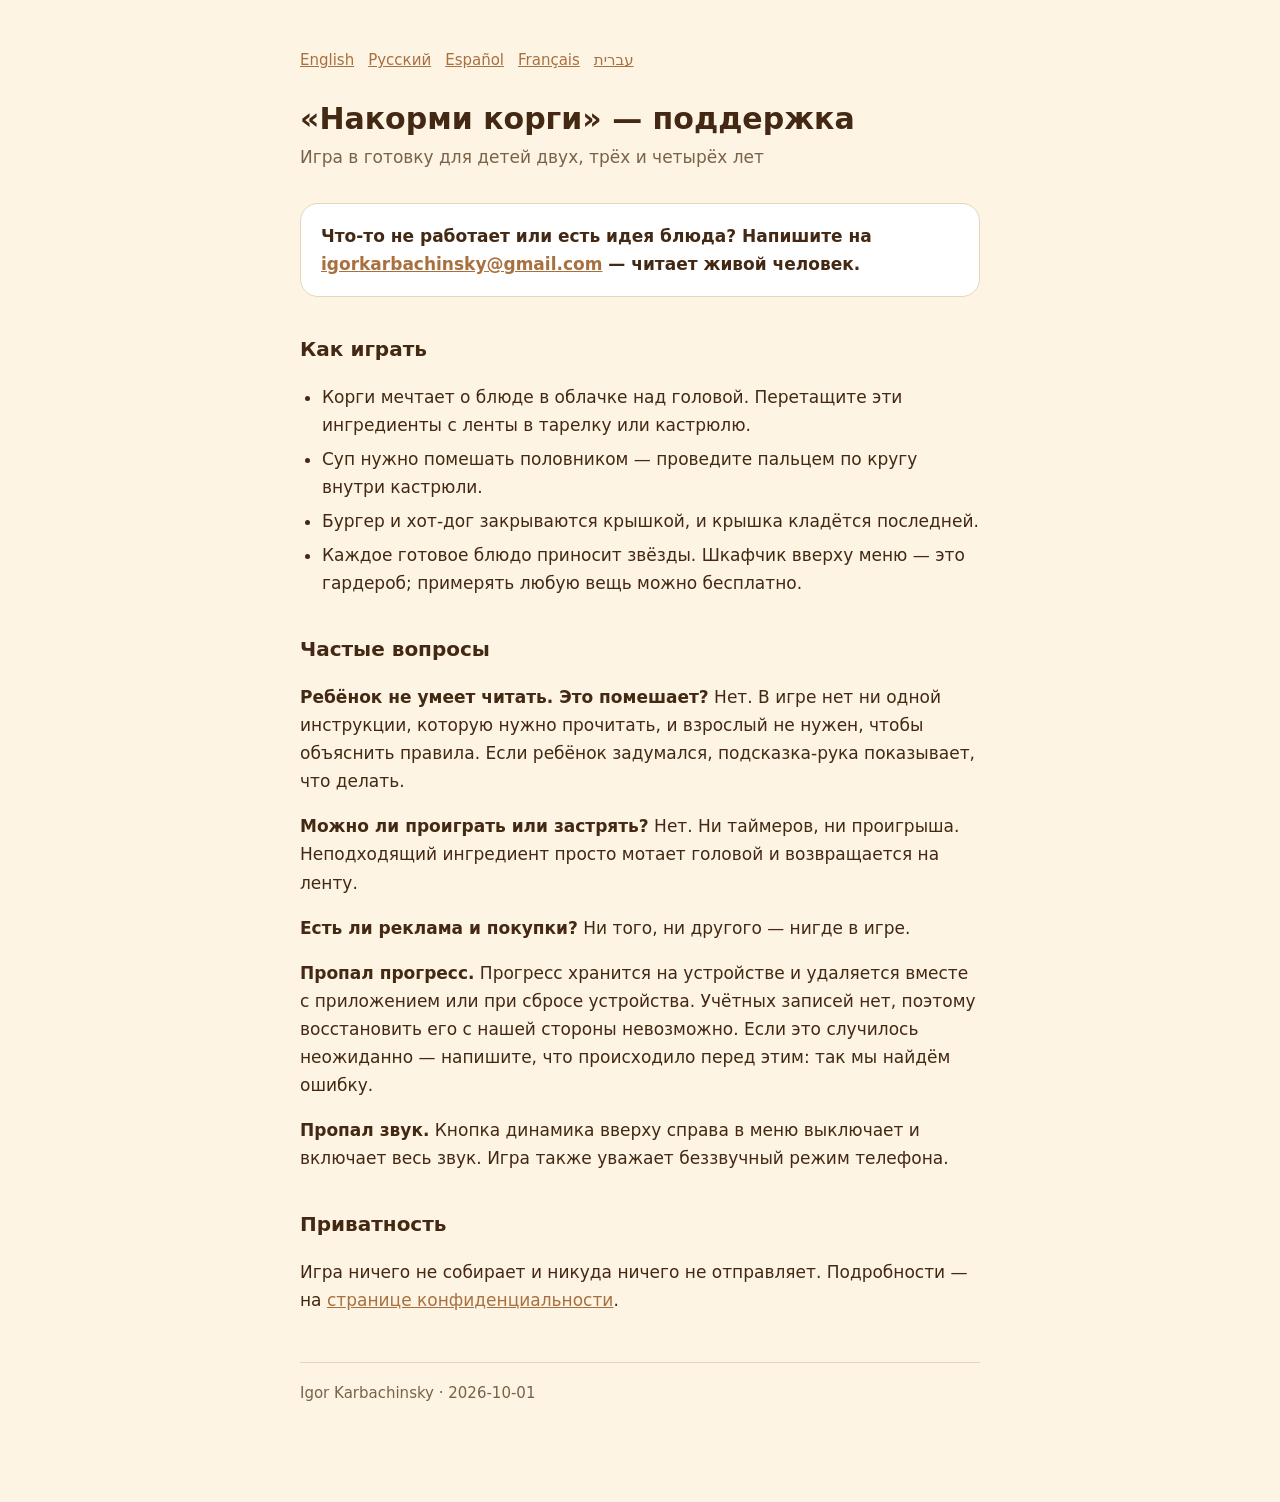
<file: feed-the-corgi/support.ru.html>
<!DOCTYPE html>
<html lang="ru">
<head>
<meta charset="utf-8">
<meta name="viewport" content="width=device-width, initial-scale=1">
<title>Поддержка — Накорми корги</title>
<link rel="stylesheet" href="style.css">
</head>
<body>
<main>
<nav><a href="support.html">English</a><a href="support.ru.html">Русский</a><a href="support.es.html">Español</a><a href="support.fr.html">Français</a><a href="support.he.html">עברית</a></nav>

<h1>«Накорми корги» — поддержка</h1>
<p class="sub">Игра в готовку для детей двух, трёх и четырёх лет</p>

<p class="lede">Что-то не работает или есть идея блюда? Напишите на <a href="mailto:igorkarbachinsky@gmail.com">igorkarbachinsky@gmail.com</a> — читает живой человек.</p>

<h2>Как играть</h2>
<ul>
  <li>Корги мечтает о блюде в облачке над головой. Перетащите эти ингредиенты с ленты в тарелку или кастрюлю.</li>
  <li>Суп нужно помешать половником — проведите пальцем по кругу внутри кастрюли.</li>
  <li>Бургер и хот-дог закрываются крышкой, и крышка кладётся последней.</li>
  <li>Каждое готовое блюдо приносит звёзды. Шкафчик вверху меню — это гардероб; примерять любую вещь можно бесплатно.</li>
</ul>

<h2>Частые вопросы</h2>
<p><strong>Ребёнок не умеет читать. Это помешает?</strong> Нет. В игре нет ни одной инструкции, которую нужно прочитать, и взрослый не нужен, чтобы объяснить правила. Если ребёнок задумался, подсказка-рука показывает, что делать.</p>
<p><strong>Можно ли проиграть или застрять?</strong> Нет. Ни таймеров, ни проигрыша. Неподходящий ингредиент просто мотает головой и возвращается на ленту.</p>
<p><strong>Есть ли реклама и покупки?</strong> Ни того, ни другого — нигде в игре.</p>
<p><strong>Пропал прогресс.</strong> Прогресс хранится на устройстве и удаляется вместе с приложением или при сбросе устройства. Учётных записей нет, поэтому восстановить его с нашей стороны невозможно. Если это случилось неожиданно — напишите, что происходило перед этим: так мы найдём ошибку.</p>
<p><strong>Пропал звук.</strong> Кнопка динамика вверху справа в меню выключает и включает весь звук. Игра также уважает беззвучный режим телефона.</p>

<h2>Приватность</h2>
<p>Игра ничего не собирает и никуда ничего не отправляет. Подробности — на <a href="privacy.ru.html">странице конфиденциальности</a>.</p>

<footer>Igor Karbachinsky · 2026-10-01</footer>
</main>
</body>
</html>
</file>
<file: style.css>
/* Shared look for the two public pages. Warm and plain: a parent checking what
   a kids' game does with their child's data should be able to read it in under
   a minute, on a phone, without pinching. */
:root {
  --cream: #FDF4E4;
  --ink: #432813;
  --muted: #7A6249;
  --rule: #E6D6BC;
}
* { box-sizing: border-box; }
body {
  margin: 0;
  padding: 48px 20px 96px;
  background: var(--cream);
  color: var(--ink);
  font: 17px/1.65 ui-rounded, "SF Pro Rounded", "Avenir Next", Avenir, system-ui, sans-serif;
}
main { max-width: 680px; margin: 0 auto; }
h1 { font-size: 30px; line-height: 1.2; margin: 0 0 6px; }
h2 { font-size: 20px; margin: 36px 0 10px; }
.sub { color: var(--muted); margin: 0 0 32px; }
.lede {
  background: #fff;
  border: 1px solid var(--rule);
  border-radius: 18px;
  padding: 18px 20px;
  margin: 0 0 28px;
  font-weight: 600;
}
ul { padding-inline-start: 22px; }
li { margin: 6px 0; }
a { color: #A9703F; }
footer { margin-top: 48px; padding-top: 18px; border-top: 1px solid var(--rule); color: var(--muted); font-size: 15px; }
nav { margin-bottom: 28px; font-size: 15px; }
nav a { margin-inline-end: 14px; }
[dir="rtl"] nav a { margin-inline-end: 0; margin-inline-start: 14px; }
</file>
<file: feed-the-corgi/style.css>
/* Shared look for the two public pages. Warm and plain: a parent checking what
   a kids' game does with their child's data should be able to read it in under
   a minute, on a phone, without pinching. */
:root {
  --cream: #FDF4E4;
  --ink: #432813;
  --muted: #7A6249;
  --rule: #E6D6BC;
}
* { box-sizing: border-box; }
body {
  margin: 0;
  padding: 48px 20px 96px;
  background: var(--cream);
  color: var(--ink);
  font: 17px/1.65 ui-rounded, "SF Pro Rounded", "Avenir Next", Avenir, system-ui, sans-serif;
}
main { max-width: 680px; margin: 0 auto; }
h1 { font-size: 30px; line-height: 1.2; margin: 0 0 6px; }
h2 { font-size: 20px; margin: 36px 0 10px; }
.sub { color: var(--muted); margin: 0 0 32px; }
.lede {
  background: #fff;
  border: 1px solid var(--rule);
  border-radius: 18px;
  padding: 18px 20px;
  margin: 0 0 28px;
  font-weight: 600;
}
ul { padding-inline-start: 22px; }
li { margin: 6px 0; }
a { color: #A9703F; }
footer { margin-top: 48px; padding-top: 18px; border-top: 1px solid var(--rule); color: var(--muted); font-size: 15px; }
nav { margin-bottom: 28px; font-size: 15px; }
nav a { margin-inline-end: 14px; }
[dir="rtl"] nav a { margin-inline-end: 0; margin-inline-start: 14px; }
</file>
